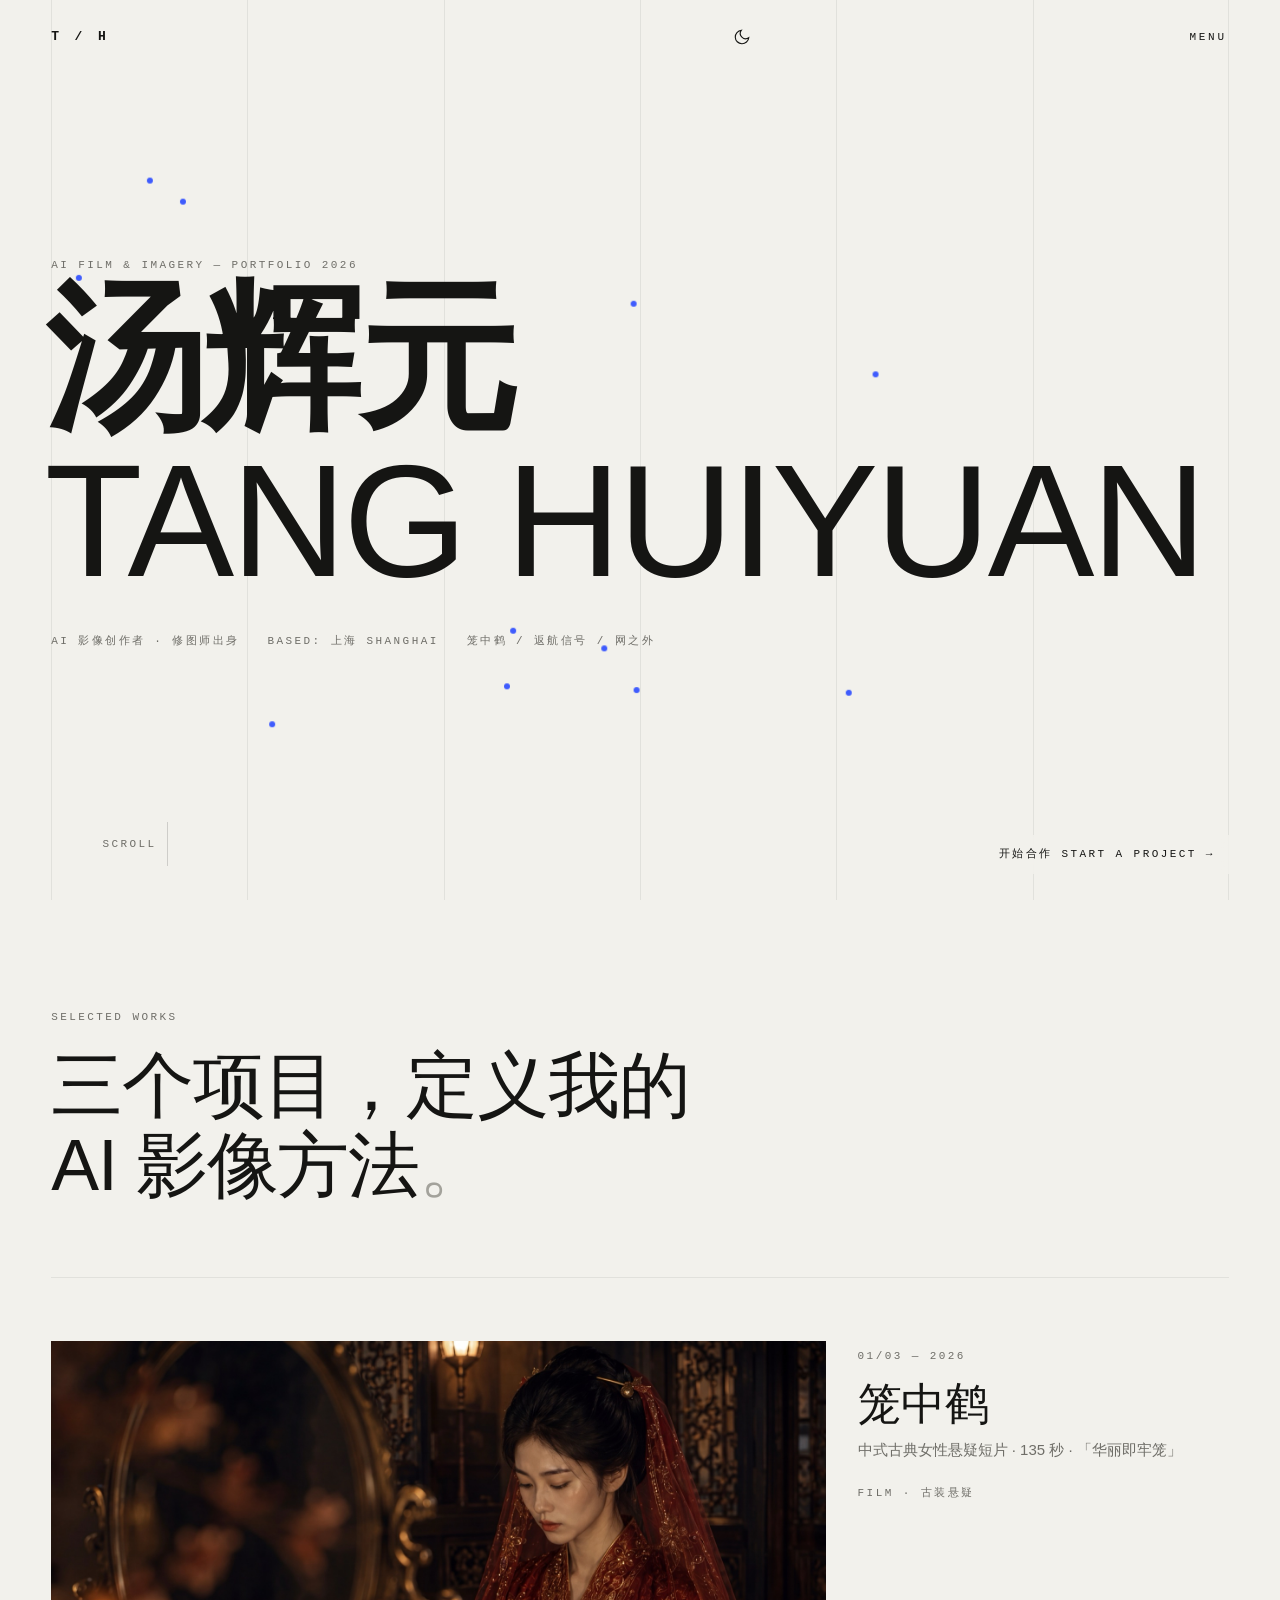
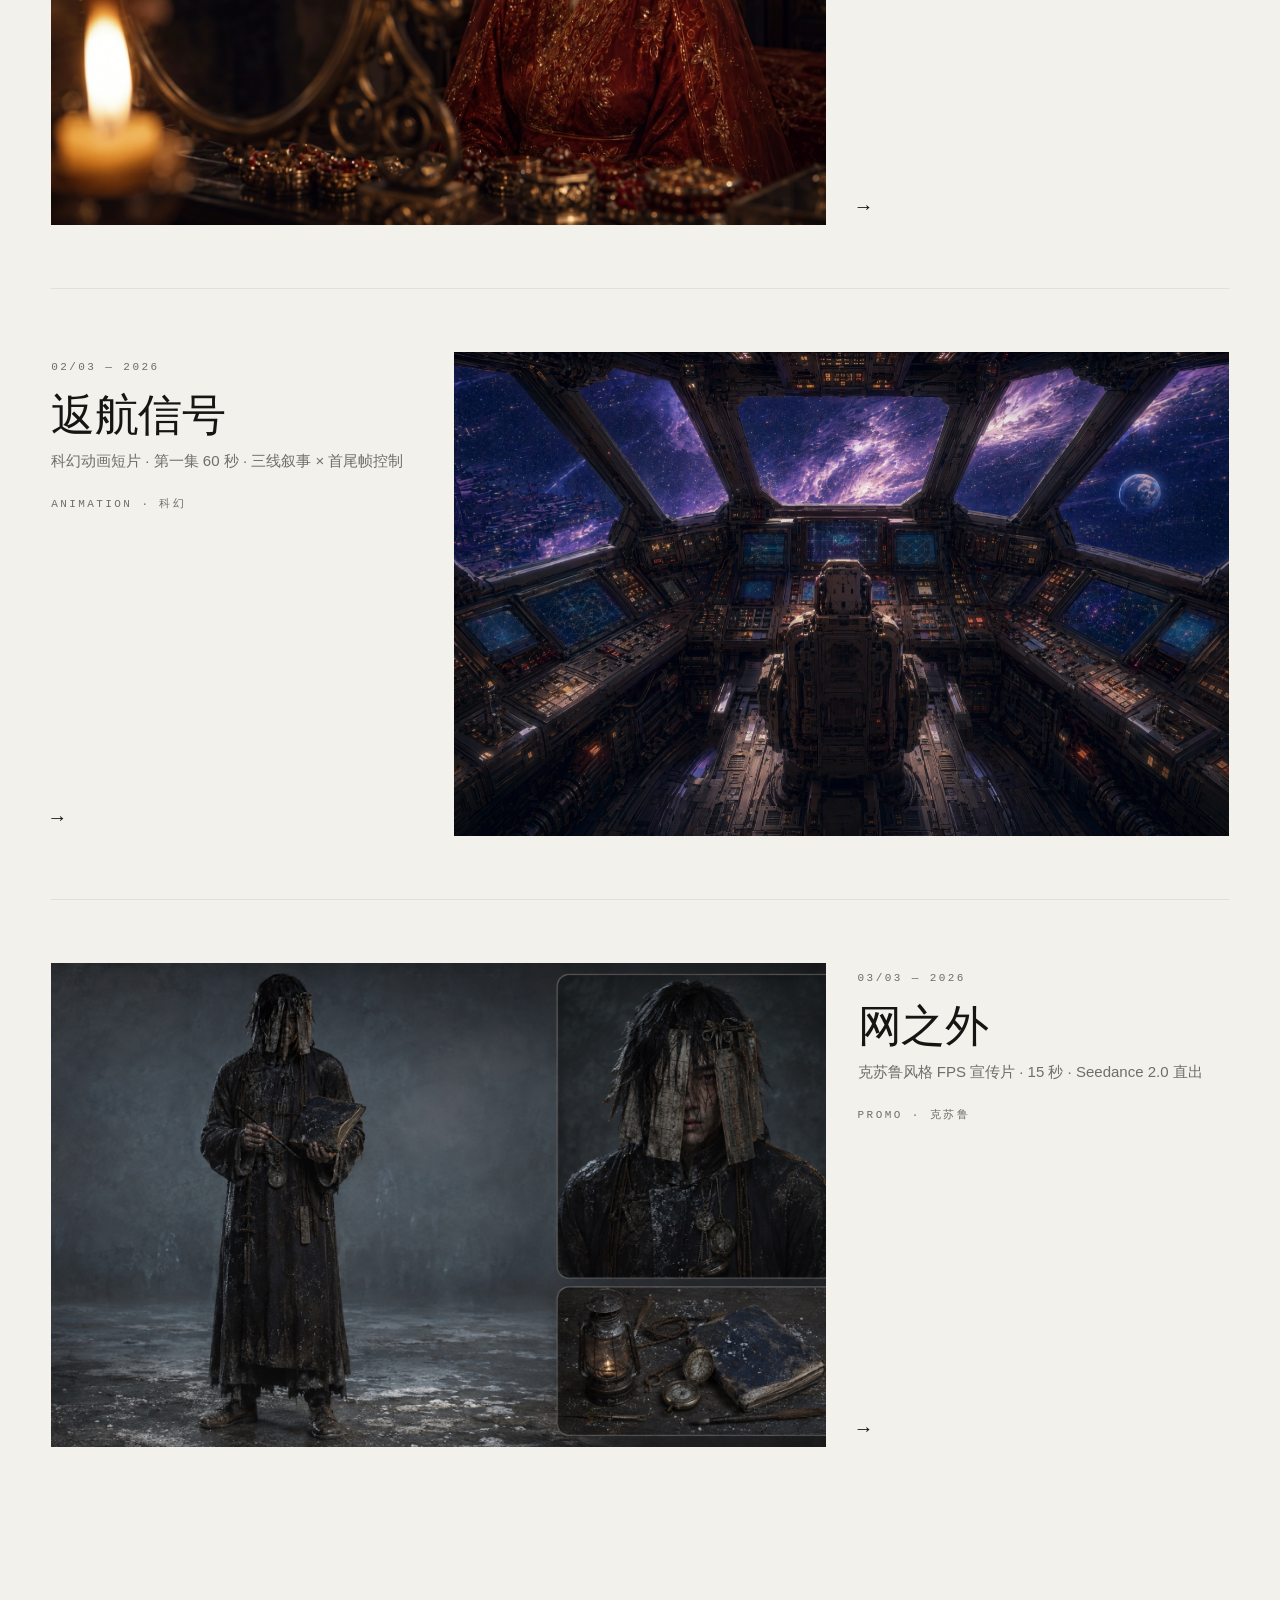
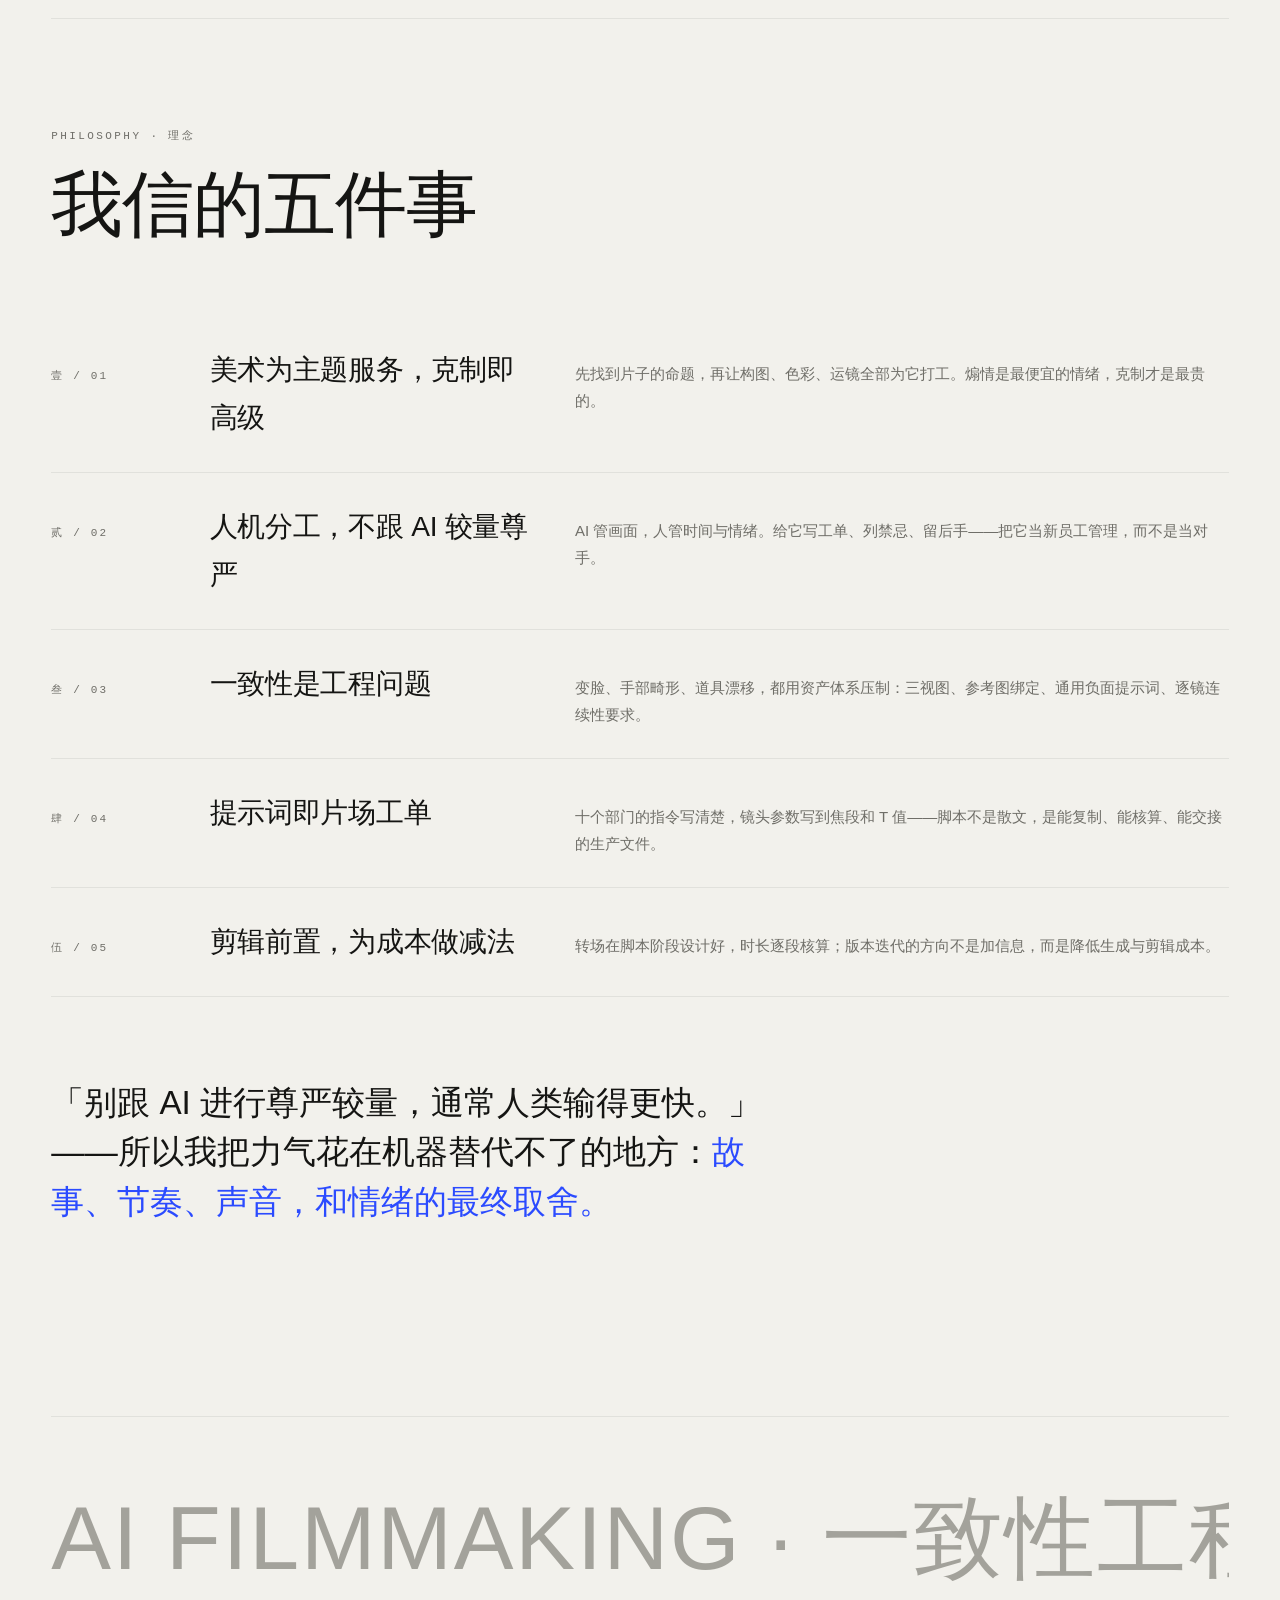
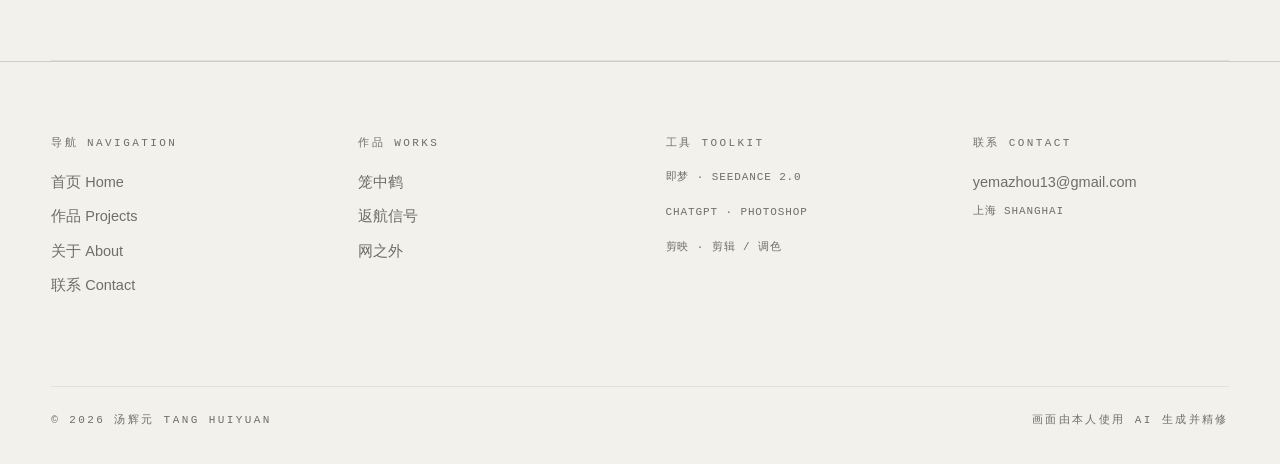
<file: index.html>
<!DOCTYPE html>
<html lang="zh-CN">
<head>
<meta charset="UTF-8">
<meta name="viewport" content="width=device-width, initial-scale=1.0">
<title>汤辉元 TANG HUIYUAN · AI 影像创作者</title>
<meta name="description" content="汤辉元——修图师出身的 AI 影像创作者。笼中鹤 / 返航信号 / 网之外，三个 AI 短片项目与一套创作方法论。">
<link rel="stylesheet" href="css/style.css">
</head>
<body>

<header class="site-header">
  <a class="logo" href="index.html">T / H</a>
  <div class="header-center">
    <button class="theme-toggle" aria-label="切换明暗模式">
      <svg class="icon-moon" viewBox="0 0 24 24"><path d="M21 12.8A9 9 0 1 1 11.2 3a7 7 0 0 0 9.8 9.8z"/></svg>
      <svg class="icon-sun" viewBox="0 0 24 24"><circle cx="12" cy="12" r="4.4"/><path d="M12 2v2.6M12 19.4V22M2 12h2.6M19.4 12H22M4.9 4.9l1.9 1.9M17.2 17.2l1.9 1.9M19.1 4.9l-1.9 1.9M6.8 17.2l-1.9 1.9"/></svg>
    </button>
  </div>
  <button class="menu-btn">MENU</button>
</header>

<!-- 全屏菜单 -->
<div class="menu-overlay">
<div class="menu-circle" aria-hidden="true"><img style="object-position:60% 32%;" src="assets/lhz-01-cover.jpg" alt=""></div>
  <svg class="menu-arc" viewBox="0 0 1440 900" preserveAspectRatio="none" aria-hidden="true">
    <path d="M 380 -60 Q 850 450 320 960" stroke="rgba(240,239,233,0.16)" fill="none" stroke-width="1"/>
    <circle cx="528" cy="144" r="4" fill="#4d6bff"/>
    <circle cx="596" cy="348" r="4" fill="#4d6bff"/>
    <circle cx="584" cy="552" r="4" fill="#4d6bff"/>
    <circle cx="492" cy="756" r="4" fill="#4d6bff"/>
  </svg>
  <button class="menu-close" aria-label="关闭菜单">
    <svg viewBox="0 0 24 24" fill="none"><path d="M5 5l14 14M19 5L5 19"/></svg>
  </button>
  <nav class="menu-items">
    <div class="menu-item"><span class="no">01</span><a href="index.html">Home<span class="chev-hide"></span></a></div>
    <div class="menu-item"><span class="no">02</span><a href="projects.html">Projects</a><button class="toggle-projects chev" aria-label="展开项目列表">▾</button>
      <ul class="menu-sub">
        <li><a href="project-lhz.html"><span class="n">01</span>笼中鹤</a></li>
        <li><a href="project-fhxh.html"><span class="n">02</span>返航信号</a></li>
        <li><a href="project-wzw.html"><span class="n">03</span>网之外</a></li>
      </ul>
    </div>
    <div class="menu-item"><span class="no">03</span><a href="about.html">About</a></div>
    <div class="menu-item"><span class="no">04</span><a href="contact.html">Contact</a></div>
  </nav>
  <div class="menu-meta mono">AI IMAGERY CREATOR · SHANGHAI · 2026</div>
</div>

<main class="wrap">

  <!-- Hero -->
  <section class="hero" data-cursor-preview data-trail='["assets/lhz-01-cover.jpg","assets/return-01-cockpit.jpg","assets/asset-06-veiled-cover.jpg","assets/lhz-03-threshold.jpg","assets/asset-05-boy-camera.jpg"]'>
    <div class="cursor-img" aria-hidden="true">
      <img src="assets/asset-06-veiled-cover.jpg" alt="">
      <img src="assets/return-01-cockpit.jpg" alt="">
      <img src="assets/lhz-01-cover.jpg" alt="">
    </div>
    <div class="reveal in">
      <span class="mono">AI FILM &amp; IMAGERY — PORTFOLIO 2026</span>
    </div>
    <h1 class="hero-name reveal in d1">汤辉元<br><span class="thin">TANG HUIYUAN</span></h1>
    <div class="hero-meta reveal in d2">
      <span class="mono">AI 影像创作者 · 修图师出身</span>
      <span class="mono">BASED: 上海 SHANGHAI</span>
      <span class="mono">笼中鹤 / 返航信号 / 网之外</span>
    </div>
    <div class="hero-scrollhint"><span class="mono">SCROLL</span><span class="bar"></span></div>
  </section>

  <!-- Selected Works -->
  <section class="section" id="works">
    <div class="sec-head reveal">
      <span class="mono">SELECTED WORKS</span>
      <h2 class="sec-title">三个项目，定义我的<br>AI 影像方法<span class="ghost">。</span></h2>
    </div>

    <a class="work-block reveal" href="project-lhz.html">
      <div class="work-media"><img src="assets/lhz-01-cover.jpg" alt="笼中鹤——封面剧照：红金婚服与铜镜"><span class="work-num">01</span></div>
      <div class="work-info">
        <div class="work-idx mono">01/03 — 2026</div>
        <h3 class="work-title">笼中鹤</h3>
        <p class="work-sub">中式古典女性悬疑短片 · 135 秒 · 「华丽即牢笼」</p>
        <span class="work-cat mono">FILM · 古装悬疑</span>
        <span class="work-arrow">→</span>
      </div>
    </a>

    <a class="work-block alt reveal" href="project-fhxh.html">
      <div class="work-media"><img src="assets/return-01-cockpit.jpg" alt="返航信号——驾驶舱主场景概念图"><span class="work-num">02</span></div>
      <div class="work-info">
        <div class="work-idx mono">02/03 — 2026</div>
        <h3 class="work-title">返航信号</h3>
        <p class="work-sub">科幻动画短片 · 第一集 60 秒 · 三线叙事 × 首尾帧控制</p>
        <span class="work-cat mono">ANIMATION · 科幻</span>
        <span class="work-arrow">→</span>
      </div>
    </a>

    <a class="work-block reveal" href="project-wzw.html">
      <div class="work-media"><img src="assets/asset-06-veiled-cover.jpg" alt="网之外——真人实拍风角色资产"><span class="work-num">03</span></div>
      <div class="work-info">
        <div class="work-idx mono">03/03 — 2026</div>
        <h3 class="work-title">网之外</h3>
        <p class="work-sub">克苏鲁风格 FPS 宣传片 · 15 秒 · Seedance 2.0 直出</p>
        <span class="work-cat mono">PROMO · 克苏鲁</span>
        <span class="work-arrow">→</span>
      </div>
    </a>
  </section>

  <!-- 理念 -->
  <section class="section beliefs" id="beliefs">
    <div class="sec-head reveal">
      <span class="mono">PHILOSOPHY · 理念</span>
      <h2 class="sec-title">我信的五件事</h2>
    </div>
    <div class="belief-row reveal">
      <span class="b-no">壹 / 01</span>
      <span class="b-t">美术为主题服务，克制即高级</span>
      <span class="b-d">先找到片子的命题，再让构图、色彩、运镜全部为它打工。煽情是最便宜的情绪，克制才是最贵的。</span>
    </div>
    <div class="belief-row reveal">
      <span class="b-no">贰 / 02</span>
      <span class="b-t">人机分工，不跟 AI 较量尊严</span>
      <span class="b-d">AI 管画面，人管时间与情绪。给它写工单、列禁忌、留后手——把它当新员工管理，而不是当对手。</span>
    </div>
    <div class="belief-row reveal">
      <span class="b-no">叁 / 03</span>
      <span class="b-t">一致性是工程问题</span>
      <span class="b-d">变脸、手部畸形、道具漂移，都用资产体系压制：三视图、参考图绑定、通用负面提示词、逐镜连续性要求。</span>
    </div>
    <div class="belief-row reveal">
      <span class="b-no">肆 / 04</span>
      <span class="b-t">提示词即片场工单</span>
      <span class="b-d">十个部门的指令写清楚，镜头参数写到焦段和 T 值——脚本不是散文，是能复制、能核算、能交接的生产文件。</span>
    </div>
    <div class="belief-row reveal">
      <span class="b-no">伍 / 05</span>
      <span class="b-t">剪辑前置，为成本做减法</span>
      <span class="b-d">转场在脚本阶段设计好，时长逐段核算；版本迭代的方向不是加信息，而是降低生成与剪辑成本。</span>
    </div>
    <p class="belief-quote reveal">「别跟 AI 进行尊严较量，通常人类输得更快。」——所以我把力气花在机器替代不了的地方：<em>故事、节奏、声音，和情绪的最终取舍。</em></p>
  </section>

  <!-- 跑马灯 -->
  <div class="marquee" aria-hidden="true">
    <div class="track">
      <span>AI FILMMAKING · 一致性工程 · 片场工单 · 剪辑前置 ·&nbsp;</span>
      <span>AI FILMMAKING · 一致性工程 · 片场工单 · 剪辑前置 ·&nbsp;</span>
    </div>
  </div>

</main>

<footer class="site-footer">
  <div class="foot-grid">
    <div>
      <span class="mono">导航 Navigation</span>
      <ul>
        <li><a href="index.html">首页 Home</a></li>
        <li><a href="projects.html">作品 Projects</a></li>
        <li><a href="about.html">关于 About</a></li>
        <li><a href="contact.html">联系 Contact</a></li>
      </ul>
    </div>
    <div>
      <span class="mono">作品 Works</span>
      <ul>
        <li><a href="project-lhz.html">笼中鹤</a></li>
        <li><a href="project-fhxh.html">返航信号</a></li>
        <li><a href="project-wzw.html">网之外</a></li>
      </ul>
    </div>
    <div>
      <span class="mono">工具 Toolkit</span>
      <ul>
        <li><span class="mono" style="letter-spacing:0.08em;">即梦 · Seedance 2.0</span></li>
        <li><span class="mono" style="letter-spacing:0.08em;">ChatGPT · Photoshop</span></li>
        <li><span class="mono" style="letter-spacing:0.08em;">剪映 · 剪辑 / 调色</span></li>
      </ul>
    </div>
    <div>
      <span class="mono">联系 Contact</span>
      <ul>
        <li><a href="contact.html">yemazhou13@gmail.com</a></li>
        <li><span class="mono" style="letter-spacing:0.08em;">上海 SHANGHAI</span></li>
      </ul>
    </div>
  </div>
  <div class="foot-bottom">
    <span class="mono">© 2026 汤辉元 TANG HUIYUAN</span>
    <span class="mono">画面由本人使用 AI 生成并精修</span>
  </div>
</footer>

<a class="start-project" href="contact.html">开始合作 START A PROJECT →</a>

<script src="js/main.js"></script>
</body>
</html>
</file>
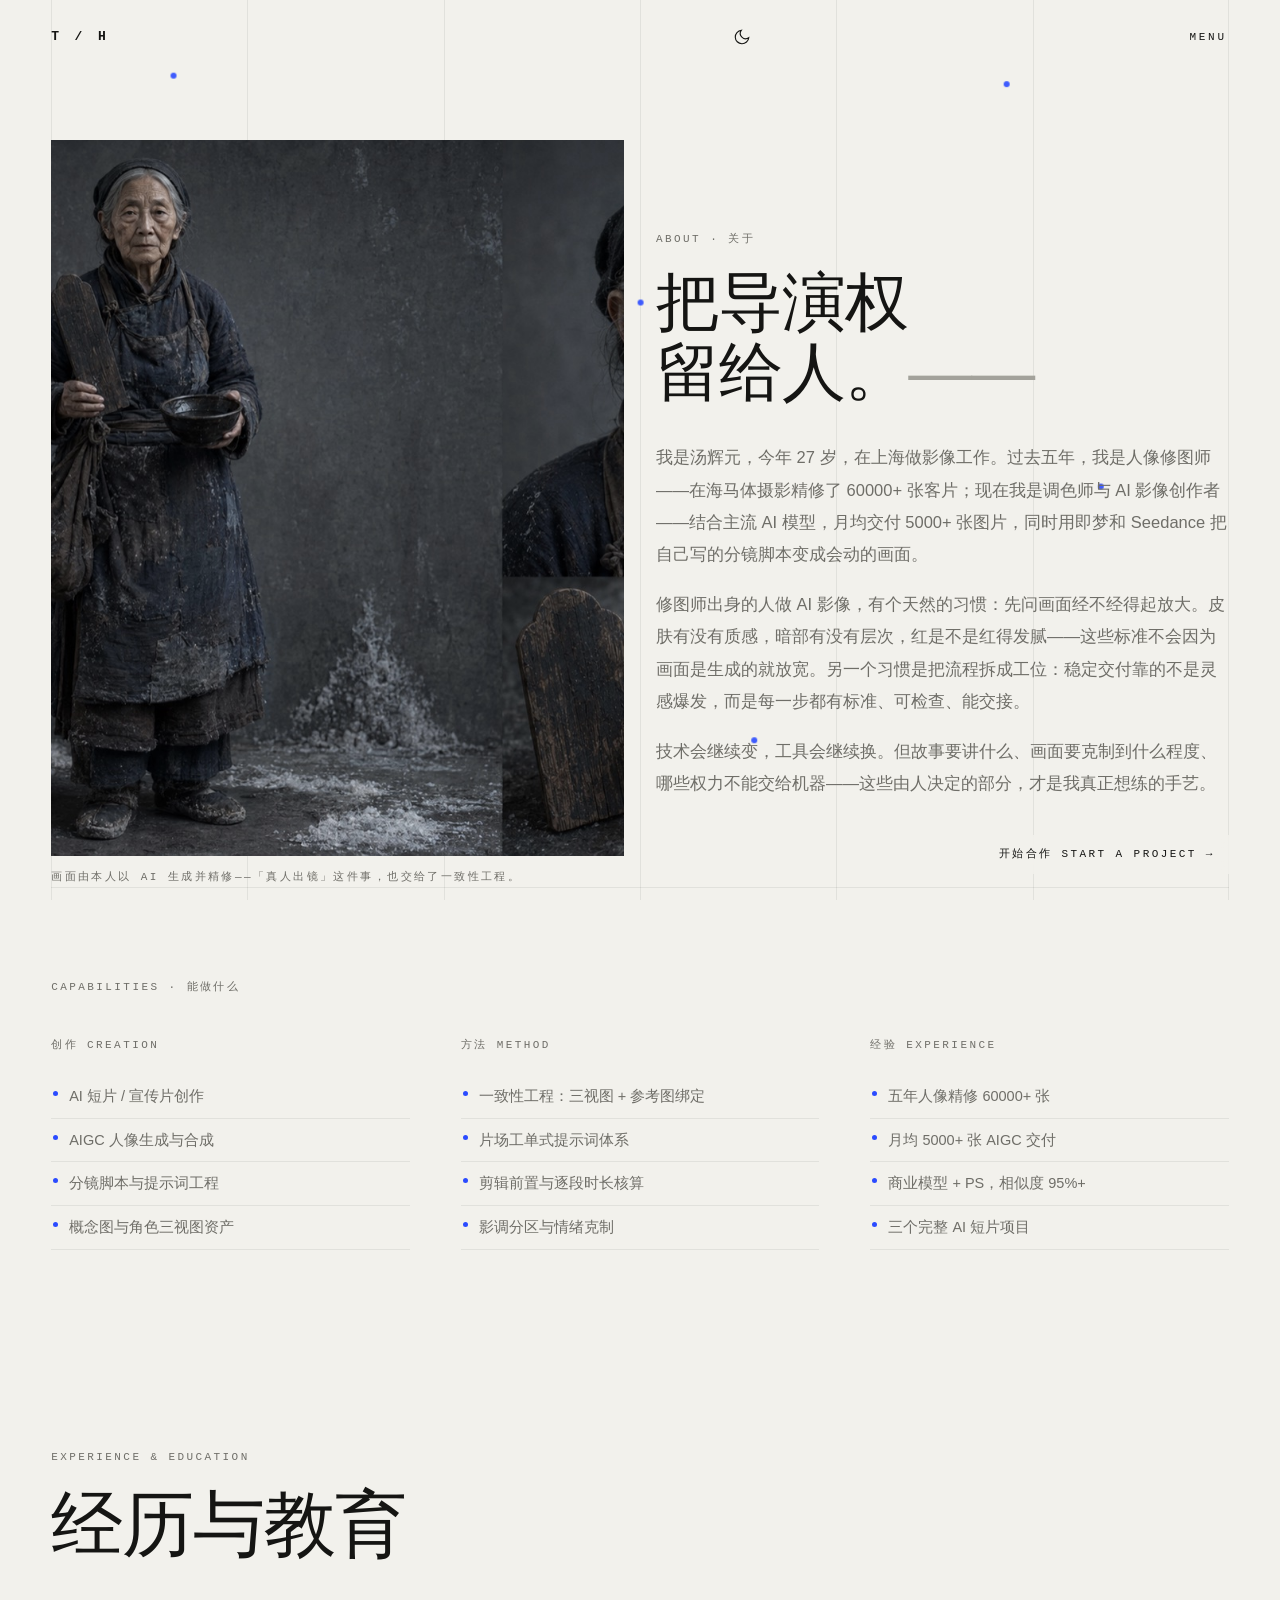
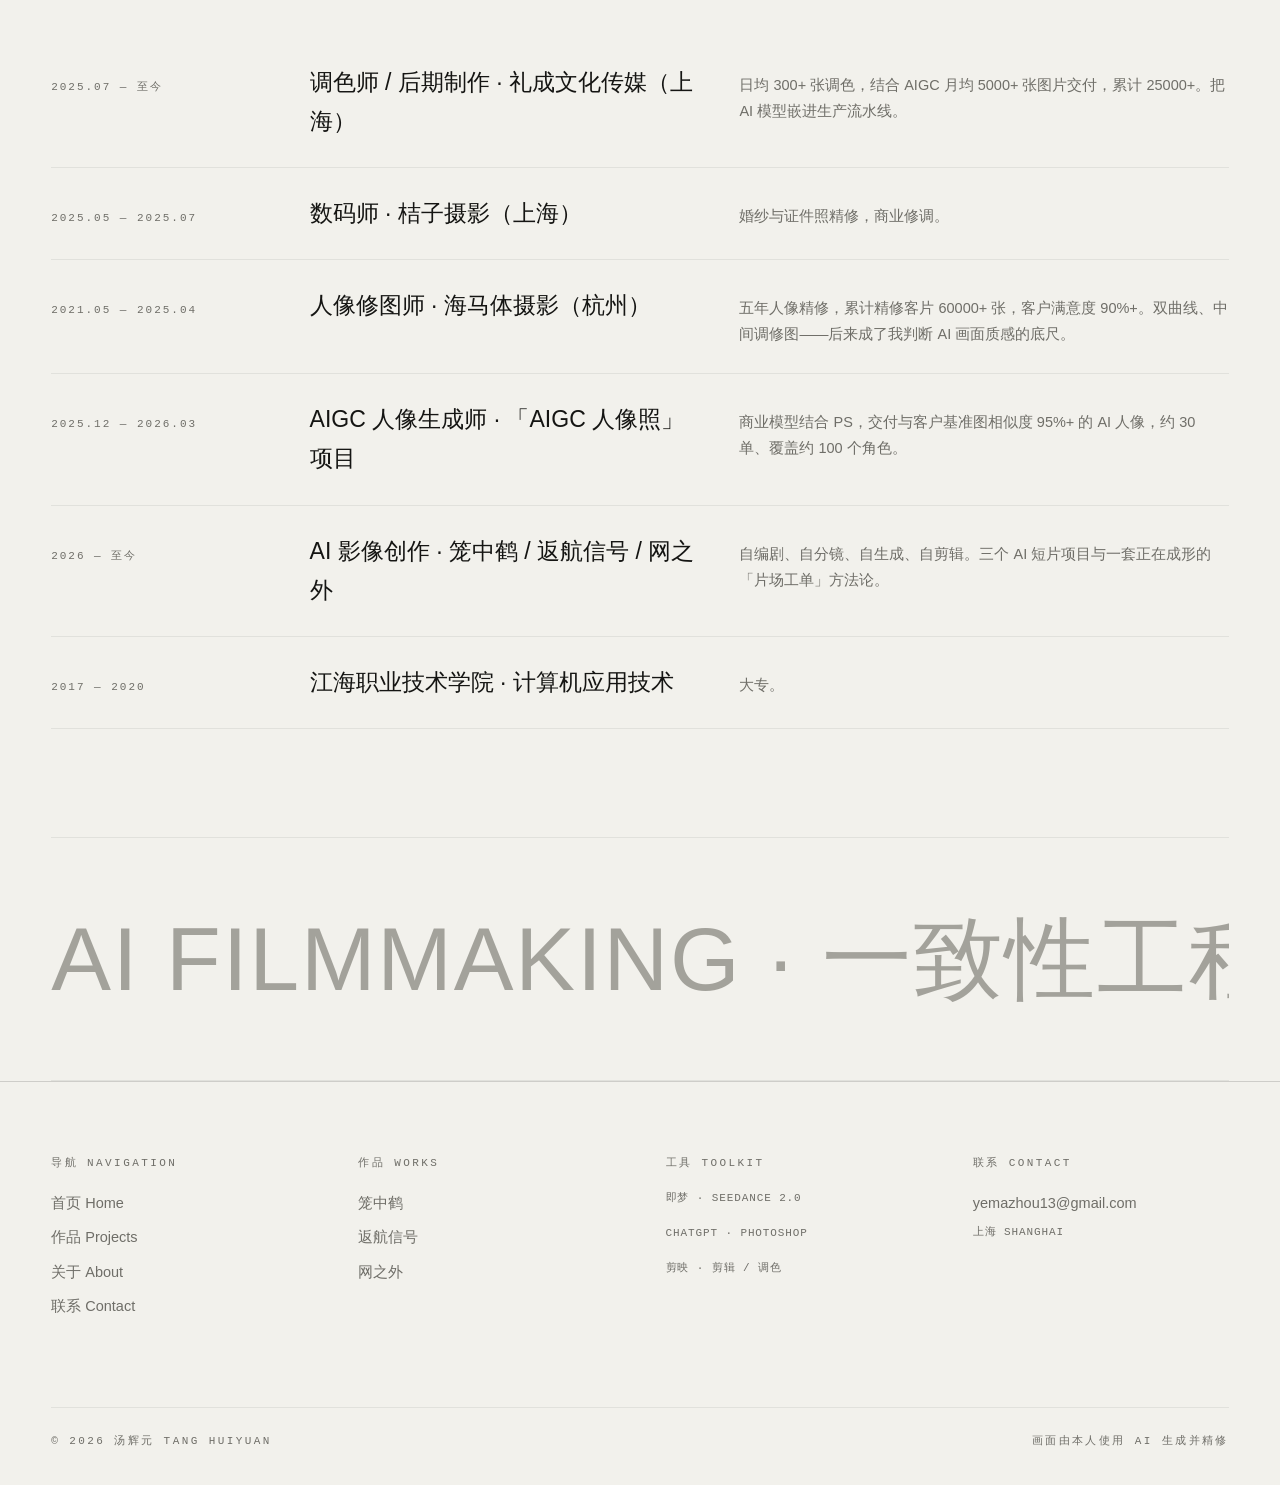
<file: about.html>
<!DOCTYPE html>
<html lang="zh-CN">
<head>
<meta charset="UTF-8">
<meta name="viewport" content="width=device-width, initial-scale=1.0">
<title>关于 About · 汤辉元</title>
<meta name="description" content="汤辉元：修图师出身的 AI 影像创作者。五年人像精修 60000+ 张，如今用即梦与 Seedance 拍 AI 短片。">
<link rel="stylesheet" href="css/style.css">
</head>
<body>

<header class="site-header">
  <a class="logo" href="index.html">T / H</a>
  <div class="header-center">
    <button class="theme-toggle" aria-label="切换明暗模式">
      <svg class="icon-moon" viewBox="0 0 24 24"><path d="M21 12.8A9 9 0 1 1 11.2 3a7 7 0 0 0 9.8 9.8z"/></svg>
      <svg class="icon-sun" viewBox="0 0 24 24"><circle cx="12" cy="12" r="4.4"/><path d="M12 2v2.6M12 19.4V22M2 12h2.6M19.4 12H22M4.9 4.9l1.9 1.9M17.2 17.2l1.9 1.9M19.1 4.9l-1.9 1.9M6.8 17.2l-1.9 1.9"/></svg>
    </button>
  </div>
  <button class="menu-btn">MENU</button>
</header>

<div class="menu-overlay">
<div class="menu-circle" aria-hidden="true"><img style="object-position:50% 36%;" src="assets/asset-04-elder-salt.jpg" alt=""></div>
  <svg class="menu-arc" viewBox="0 0 1440 900" preserveAspectRatio="none" aria-hidden="true">
    <path d="M 380 -60 Q 850 450 320 960" stroke="rgba(240,239,233,0.16)" fill="none" stroke-width="1"/>
    <circle cx="528" cy="144" r="4" fill="#4d6bff"/>
    <circle cx="596" cy="348" r="4" fill="#4d6bff"/>
    <circle cx="584" cy="552" r="4" fill="#4d6bff"/>
    <circle cx="492" cy="756" r="4" fill="#4d6bff"/>
  </svg>
  <button class="menu-close" aria-label="关闭菜单">
    <svg viewBox="0 0 24 24" fill="none"><path d="M5 5l14 14M19 5L5 19"/></svg>
  </button>
  <nav class="menu-items">
    <div class="menu-item"><span class="no">01</span><a href="index.html">Home</a></div>
    <div class="menu-item"><span class="no">02</span><a href="projects.html">Projects</a><button class="toggle-projects chev" aria-label="展开项目列表">▾</button>
      <ul class="menu-sub">
        <li><a href="project-lhz.html"><span class="n">01</span>笼中鹤</a></li>
        <li><a href="project-fhxh.html"><span class="n">02</span>返航信号</a></li>
        <li><a href="project-wzw.html"><span class="n">03</span>网之外</a></li>
      </ul>
    </div>
    <div class="menu-item"><span class="no">03</span><a href="about.html">About</a></div>
    <div class="menu-item"><span class="no">04</span><a href="contact.html">Contact</a></div>
  </nav>
  <div class="menu-meta mono">AI IMAGERY CREATOR · SHANGHAI · 2026</div>
</div>

<main class="wrap">
  <div class="about-grid">
    <div class="about-photo reveal">
      <img src="assets/asset-04-elder-salt.jpg" alt="AI 生成角色影像">
      <p class="mono" style="margin-top:12px;">画面由本人以 AI 生成并精修——「真人出镜」这件事，也交给了一致性工程。</p>
    </div>
    <div class="about-copy">
      <span class="mono reveal">ABOUT · 关于</span>
      <h1 class="reveal d1">把导演权<br>留给人。<span class="ghost">——</span></h1>
      <p class="reveal d2">我是汤辉元，今年 27 岁，在上海做影像工作。过去五年，我是人像修图师——在海马体摄影精修了 60000+ 张客片；现在我是调色师与 AI 影像创作者——结合主流 AI 模型，月均交付 5000+ 张图片，同时用即梦和 Seedance 把自己写的分镜脚本变成会动的画面。</p>
      <p class="reveal d3">修图师出身的人做 AI 影像，有个天然的习惯：先问画面经不经得起放大。皮肤有没有质感，暗部有没有层次，红是不是红得发腻——这些标准不会因为画面是生成的就放宽。另一个习惯是把流程拆成工位：稳定交付靠的不是灵感爆发，而是每一步都有标准、可检查、能交接。</p>
      <p class="reveal d3">技术会继续变，工具会继续换。但故事要讲什么、画面要克制到什么程度、哪些权力不能交给机器——这些由人决定的部分，才是我真正想练的手艺。</p>
    </div>
  </div>

  <div class="caps" id="capabilities">
    <span class="mono reveal" style="display:block; margin-bottom:40px;">CAPABILITIES · 能做什么</span>
    <div class="caps-grid">
      <div class="reveal">
        <span class="mono">创作 CREATION</span>
        <ul>
          <li>AI 短片 / 宣传片创作</li>
          <li>AIGC 人像生成与合成</li>
          <li>分镜脚本与提示词工程</li>
          <li>概念图与角色三视图资产</li>
        </ul>
      </div>
      <div class="reveal d1">
        <span class="mono">方法 METHOD</span>
        <ul>
          <li>一致性工程：三视图 + 参考图绑定</li>
          <li>片场工单式提示词体系</li>
          <li>剪辑前置与逐段时长核算</li>
          <li>影调分区与情绪克制</li>
        </ul>
      </div>
      <div class="reveal d2">
        <span class="mono">经验 EXPERIENCE</span>
        <ul>
          <li>五年人像精修 60000+ 张</li>
          <li>月均 5000+ 张 AIGC 交付</li>
          <li>商业模型 + PS，相似度 95%+</li>
          <li>三个完整 AI 短片项目</li>
        </ul>
      </div>
    </div>
  </div>

  <div class="exp-sec" id="experience">
    <div class="sec-head reveal">
      <span class="mono">EXPERIENCE &amp; EDUCATION</span>
      <h2 class="sec-title">经历与教育</h2>
    </div>
    <div class="exp-row reveal">
      <span class="e-era">2025.07 — 至今</span>
      <span class="e-t">调色师 / 后期制作 · 礼成文化传媒（上海）</span>
      <span class="e-d">日均 300+ 张调色，结合 AIGC 月均 5000+ 张图片交付，累计 25000+。把 AI 模型嵌进生产流水线。</span>
    </div>
    <div class="exp-row reveal">
      <span class="e-era">2025.05 — 2025.07</span>
      <span class="e-t">数码师 · 桔子摄影（上海）</span>
      <span class="e-d">婚纱与证件照精修，商业修调。</span>
    </div>
    <div class="exp-row reveal">
      <span class="e-era">2021.05 — 2025.04</span>
      <span class="e-t">人像修图师 · 海马体摄影（杭州）</span>
      <span class="e-d">五年人像精修，累计精修客片 60000+ 张，客户满意度 90%+。双曲线、中间调修图——后来成了我判断 AI 画面质感的底尺。</span>
    </div>
    <div class="exp-row reveal">
      <span class="e-era">2025.12 — 2026.03</span>
      <span class="e-t">AIGC 人像生成师 · 「AIGC 人像照」项目</span>
      <span class="e-d">商业模型结合 PS，交付与客户基准图相似度 95%+ 的 AI 人像，约 30 单、覆盖约 100 个角色。</span>
    </div>
    <div class="exp-row reveal">
      <span class="e-era">2026 — 至今</span>
      <span class="e-t">AI 影像创作 · 笼中鹤 / 返航信号 / 网之外</span>
      <span class="e-d">自编剧、自分镜、自生成、自剪辑。三个 AI 短片项目与一套正在成形的「片场工单」方法论。</span>
    </div>
    <div class="exp-row reveal">
      <span class="e-era">2017 — 2020</span>
      <span class="e-t">江海职业技术学院 · 计算机应用技术</span>
      <span class="e-d">大专。</span>
    </div>
  </div>
  <div class="marquee" aria-hidden="true">
    <div class="track">
      <span>AI FILMMAKING · 一致性工程 · 片场工单 · 克制即高级 ·&nbsp;</span>
      <span>AI FILMMAKING · 一致性工程 · 片场工单 · 克制即高级 ·&nbsp;</span>
    </div>
  </div>

</main>

<footer class="site-footer">
  <div class="foot-grid">
    <div>
      <span class="mono">导航 Navigation</span>
      <ul>
        <li><a href="index.html">首页 Home</a></li>
        <li><a href="projects.html">作品 Projects</a></li>
        <li><a href="about.html">关于 About</a></li>
        <li><a href="contact.html">联系 Contact</a></li>
      </ul>
    </div>
    <div>
      <span class="mono">作品 Works</span>
      <ul>
        <li><a href="project-lhz.html">笼中鹤</a></li>
        <li><a href="project-fhxh.html">返航信号</a></li>
        <li><a href="project-wzw.html">网之外</a></li>
      </ul>
    </div>
    <div>
      <span class="mono">工具 Toolkit</span>
      <ul>
        <li><span class="mono" style="letter-spacing:0.08em;">即梦 · Seedance 2.0</span></li>
        <li><span class="mono" style="letter-spacing:0.08em;">ChatGPT · Photoshop</span></li>
        <li><span class="mono" style="letter-spacing:0.08em;">剪映 · 剪辑 / 调色</span></li>
      </ul>
    </div>
    <div>
      <span class="mono">联系 Contact</span>
      <ul>
        <li><a href="contact.html">yemazhou13@gmail.com</a></li>
        <li><span class="mono" style="letter-spacing:0.08em;">上海 SHANGHAI</span></li>
      </ul>
    </div>
  </div>
  <div class="foot-bottom">
    <span class="mono">© 2026 汤辉元 TANG HUIYUAN</span>
    <span class="mono">画面由本人使用 AI 生成并精修</span>
  </div>
</footer>

<a class="start-project" href="contact.html">开始合作 START A PROJECT →</a>

<script src="js/main.js"></script>
</body>
</html>
</file>
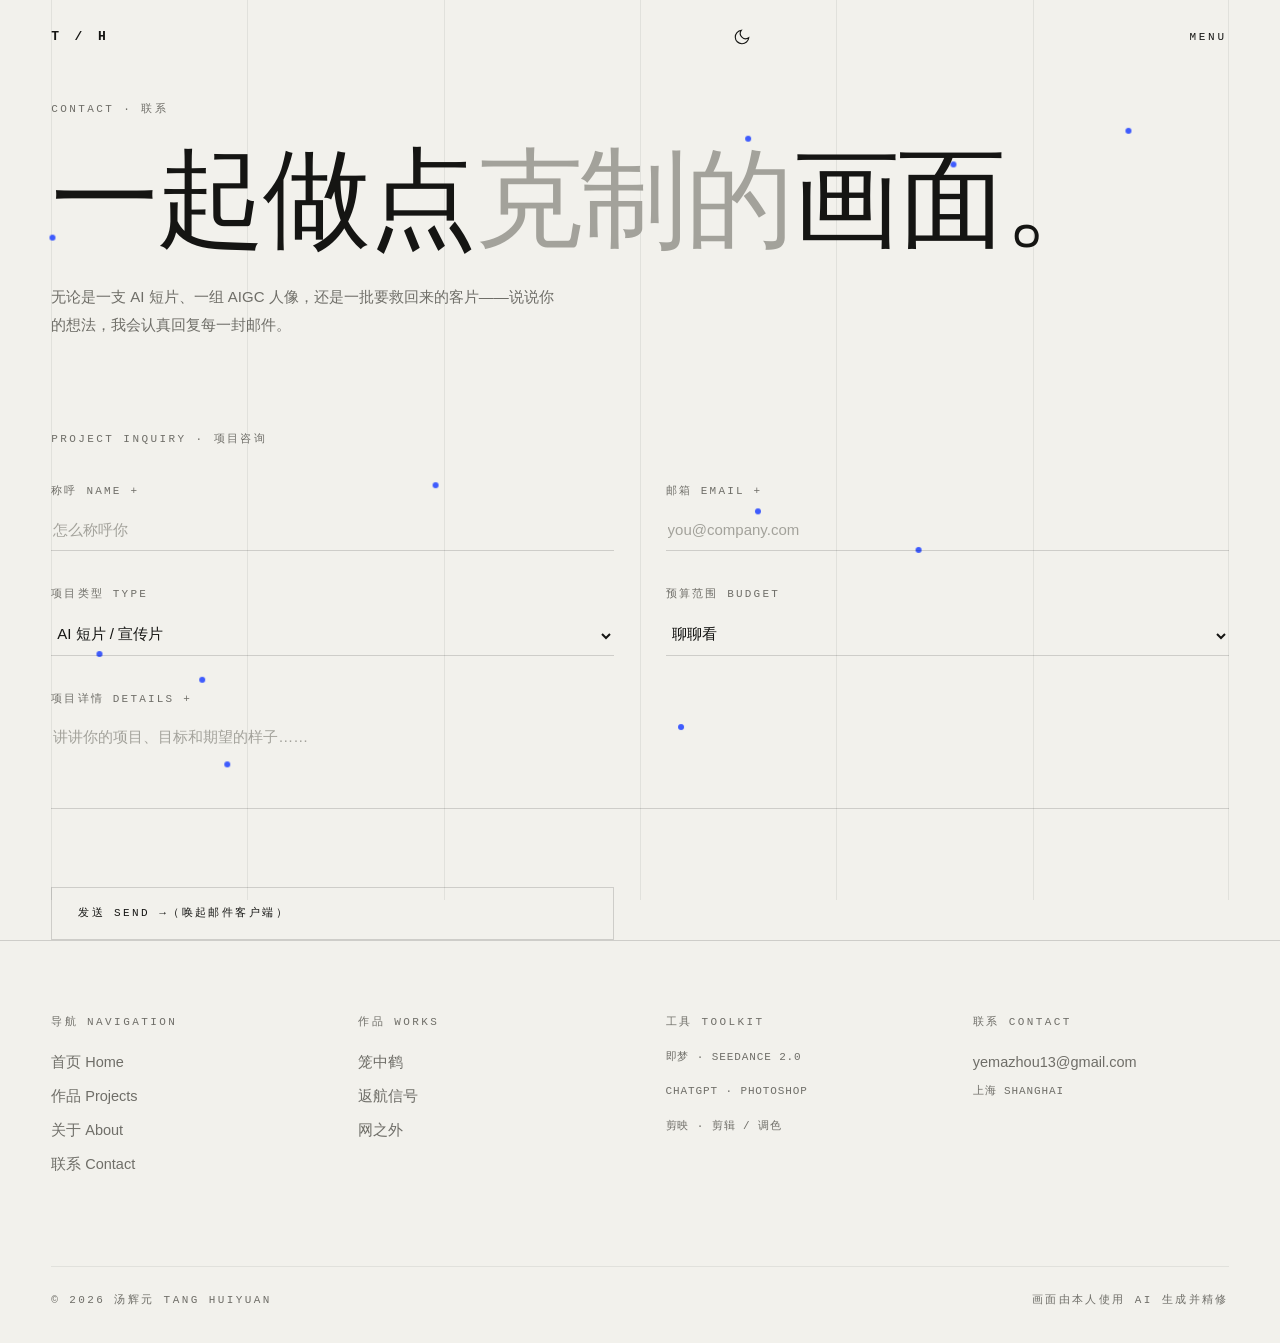
<file: contact.html>
<!DOCTYPE html>
<html lang="zh-CN">
<head>
<meta charset="UTF-8">
<meta name="viewport" content="width=device-width, initial-scale=1.0">
<title>联系 Contact · 汤辉元</title>
<meta name="description" content="联系汤辉元：AI 短片创作、商业图像、AIGC 人像合作。">
<link rel="stylesheet" href="css/style.css">
</head>
<body>

<header class="site-header">
  <a class="logo" href="index.html">T / H</a>
  <div class="header-center">
    <button class="theme-toggle" aria-label="切换明暗模式">
      <svg class="icon-moon" viewBox="0 0 24 24"><path d="M21 12.8A9 9 0 1 1 11.2 3a7 7 0 0 0 9.8 9.8z"/></svg>
      <svg class="icon-sun" viewBox="0 0 24 24"><circle cx="12" cy="12" r="4.4"/><path d="M12 2v2.6M12 19.4V22M2 12h2.6M19.4 12H22M4.9 4.9l1.9 1.9M17.2 17.2l1.9 1.9M19.1 4.9l-1.9 1.9M6.8 17.2l-1.9 1.9"/></svg>
    </button>
  </div>
  <button class="menu-btn">MENU</button>
</header>

<div class="menu-overlay">
<div class="menu-circle" aria-hidden="true"><img style="object-position:34% 40%;" src="assets/asset-02-woman-book.jpg" alt=""></div>
  <svg class="menu-arc" viewBox="0 0 1440 900" preserveAspectRatio="none" aria-hidden="true">
    <path d="M 380 -60 Q 850 450 320 960" stroke="rgba(240,239,233,0.16)" fill="none" stroke-width="1"/>
    <circle cx="528" cy="144" r="4" fill="#4d6bff"/>
    <circle cx="596" cy="348" r="4" fill="#4d6bff"/>
    <circle cx="584" cy="552" r="4" fill="#4d6bff"/>
    <circle cx="492" cy="756" r="4" fill="#4d6bff"/>
  </svg>
  <button class="menu-close" aria-label="关闭菜单">
    <svg viewBox="0 0 24 24" fill="none"><path d="M5 5l14 14M19 5L5 19"/></svg>
  </button>
  <nav class="menu-items">
    <div class="menu-item"><span class="no">01</span><a href="index.html">Home</a></div>
    <div class="menu-item"><span class="no">02</span><a href="projects.html">Projects</a><button class="toggle-projects chev" aria-label="展开项目列表">▾</button>
      <ul class="menu-sub">
        <li><a href="project-lhz.html"><span class="n">01</span>笼中鹤</a></li>
        <li><a href="project-fhxh.html"><span class="n">02</span>返航信号</a></li>
        <li><a href="project-wzw.html"><span class="n">03</span>网之外</a></li>
      </ul>
    </div>
    <div class="menu-item"><span class="no">03</span><a href="about.html">About</a></div>
    <div class="menu-item"><span class="no">04</span><a href="contact.html">Contact</a></div>
  </nav>
  <div class="menu-meta mono">AI IMAGERY CREATOR · SHANGHAI · 2026</div>
</div>

<main class="wrap">
  <section class="contact-hero">
    <span class="mono reveal in">CONTACT · 联系</span>
    <h1 class="reveal in d1" style="margin-top:24px;">一起做点<span class="ghost">克制的</span>画面。</h1>
    <p class="reveal in d2" style="margin-top:26px; font-size:15px; color:var(--muted); max-width:34em; line-height:1.9;">无论是一支 AI 短片、一组 AIGC 人像，还是一批要救回来的客片——说说你的想法，我会认真回复每一封邮件。</p>
    <div class="inquiry reveal in d3">
      <span class="mono">PROJECT INQUIRY · 项目咨询</span>
      <form class="form-grid" id="inquiry-form">
        <div class="form-field">
          <label for="f-name">称呼 NAME +</label>
          <input id="f-name" type="text" placeholder="怎么称呼你" required>
        </div>
        <div class="form-field">
          <label for="f-mail">邮箱 EMAIL +</label>
          <input id="f-mail" type="email" placeholder="you@company.com" required>
        </div>
        <div class="form-field">
          <label for="f-type">项目类型 TYPE</label>
          <select id="f-type">
            <option>AI 短片 / 宣传片</option>
            <option>AIGC 人像</option>
            <option>修图 / 调色 / 后期</option>
            <option>其他合作</option>
          </select>
        </div>
        <div class="form-field">
          <label for="f-budget">预算范围 BUDGET</label>
          <select id="f-budget">
            <option>聊聊看</option>
            <option>5k 以内</option>
            <option>5k — 20k</option>
            <option>20k 以上</option>
          </select>
        </div>
        <div class="form-field full">
          <label for="f-detail">项目详情 DETAILS +</label>
          <textarea id="f-detail" rows="4" placeholder="讲讲你的项目、目标和期望的样子……"></textarea>
        </div>
        <button class="form-submit" type="submit">发送 SEND →（唤起邮件客户端）</button>
      </form>
    </div>
  </section>
</main>

<footer class="site-footer">
  <div class="foot-grid">
    <div>
      <span class="mono">导航 Navigation</span>
      <ul>
        <li><a href="index.html">首页 Home</a></li>
        <li><a href="projects.html">作品 Projects</a></li>
        <li><a href="about.html">关于 About</a></li>
        <li><a href="contact.html">联系 Contact</a></li>
      </ul>
    </div>
    <div>
      <span class="mono">作品 Works</span>
      <ul>
        <li><a href="project-lhz.html">笼中鹤</a></li>
        <li><a href="project-fhxh.html">返航信号</a></li>
        <li><a href="project-wzw.html">网之外</a></li>
      </ul>
    </div>
    <div>
      <span class="mono">工具 Toolkit</span>
      <ul>
        <li><span class="mono" style="letter-spacing:0.08em;">即梦 · Seedance 2.0</span></li>
        <li><span class="mono" style="letter-spacing:0.08em;">ChatGPT · Photoshop</span></li>
        <li><span class="mono" style="letter-spacing:0.08em;">剪映 · 剪辑 / 调色</span></li>
      </ul>
    </div>
    <div>
      <span class="mono">联系 Contact</span>
      <ul>
        <li><a href="contact.html">yemazhou13@gmail.com</a></li>
        <li><span class="mono" style="letter-spacing:0.08em;">上海 SHANGHAI</span></li>
      </ul>
    </div>
  </div>
  <div class="foot-bottom">
    <span class="mono">© 2026 汤辉元 TANG HUIYUAN</span>
    <span class="mono">画面由本人使用 AI 生成并精修</span>
  </div>
</footer>

<script src="js/main.js"></script>
<script>
document.getElementById('inquiry-form').addEventListener('submit', function (e) {
  e.preventDefault();
  var g = function (id) { return (document.getElementById(id).value || '').trim(); };
  var body = '称呼：' + g('f-name') + '\n邮箱：' + g('f-mail') + '\n项目类型：' + g('f-type') + '\n预算范围：' + g('f-budget') + '\n\n项目详情：\n' + g('f-detail');
  location.href = 'mailto:yemazhou13@gmail.com?subject=' + encodeURIComponent('项目咨询 — ' + g('f-name')) + '&body=' + encodeURIComponent(body);
});
</script>
</body>
</html>
</file>
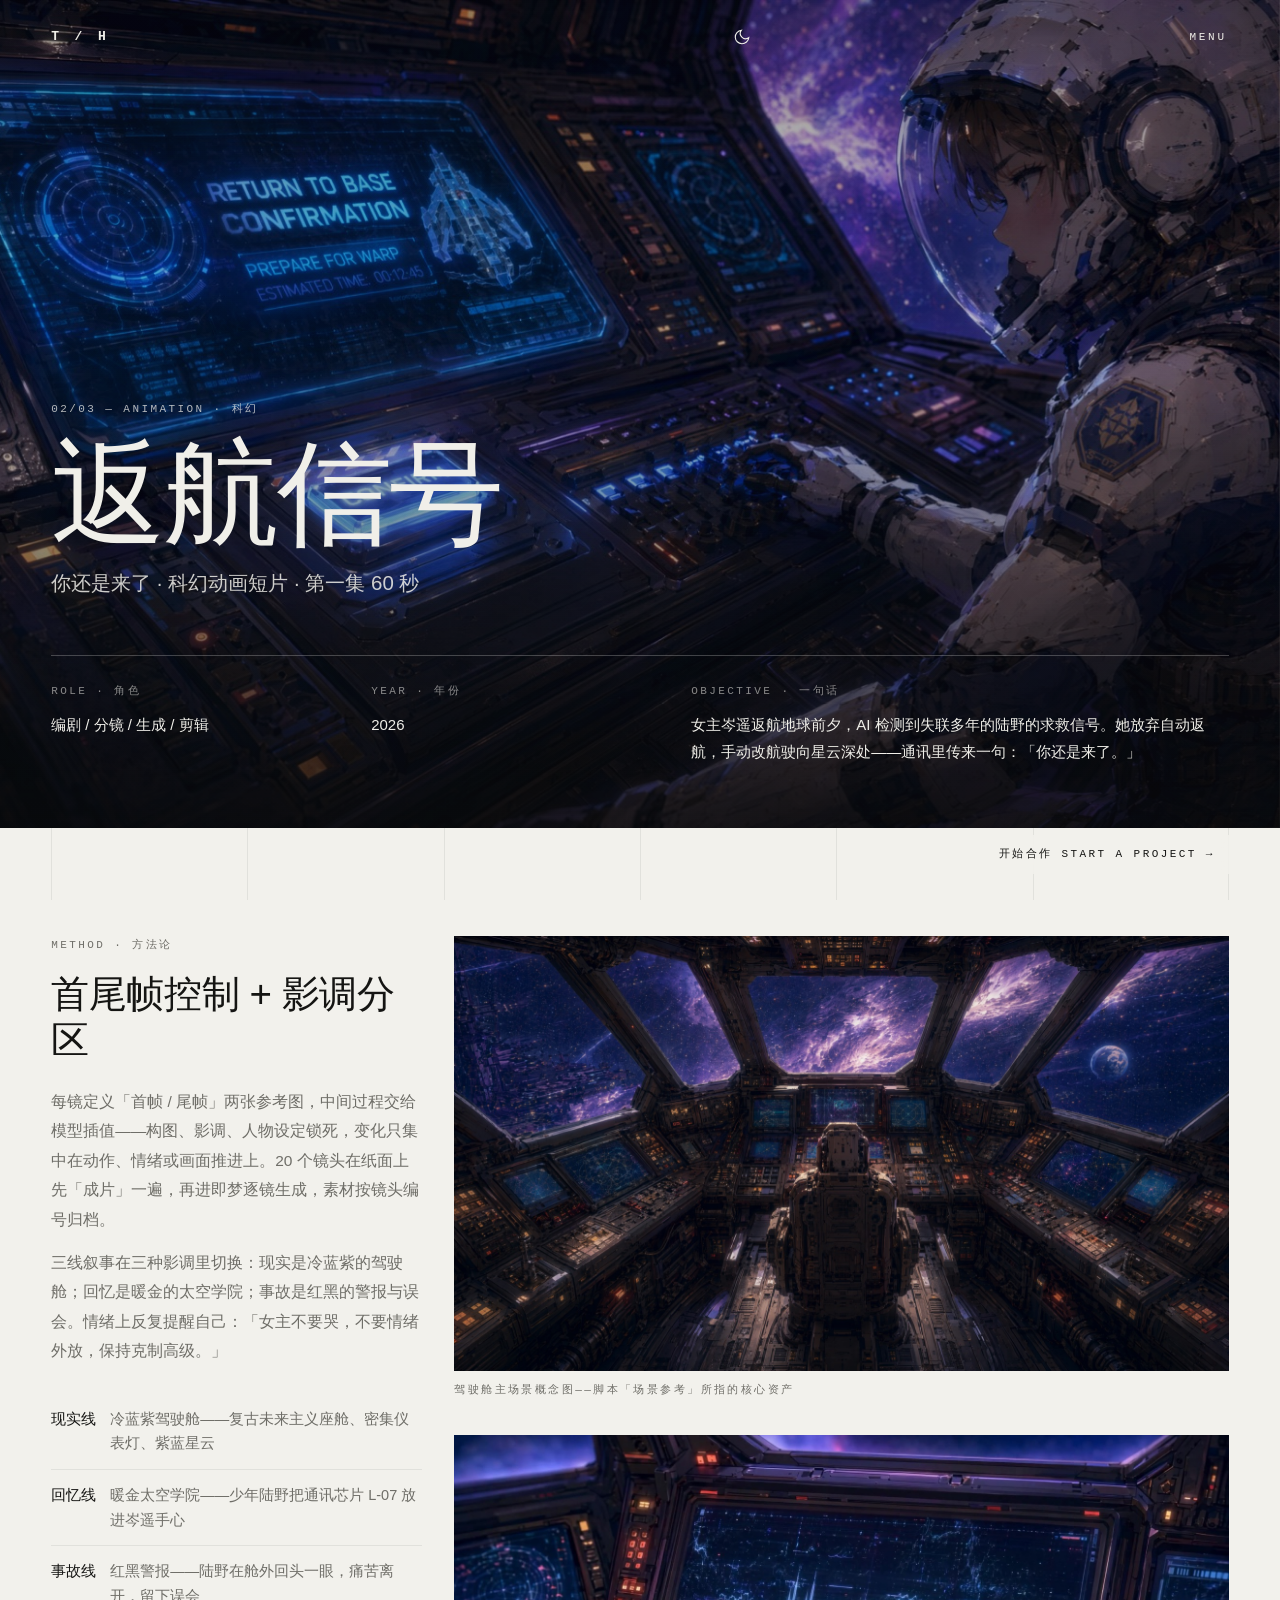
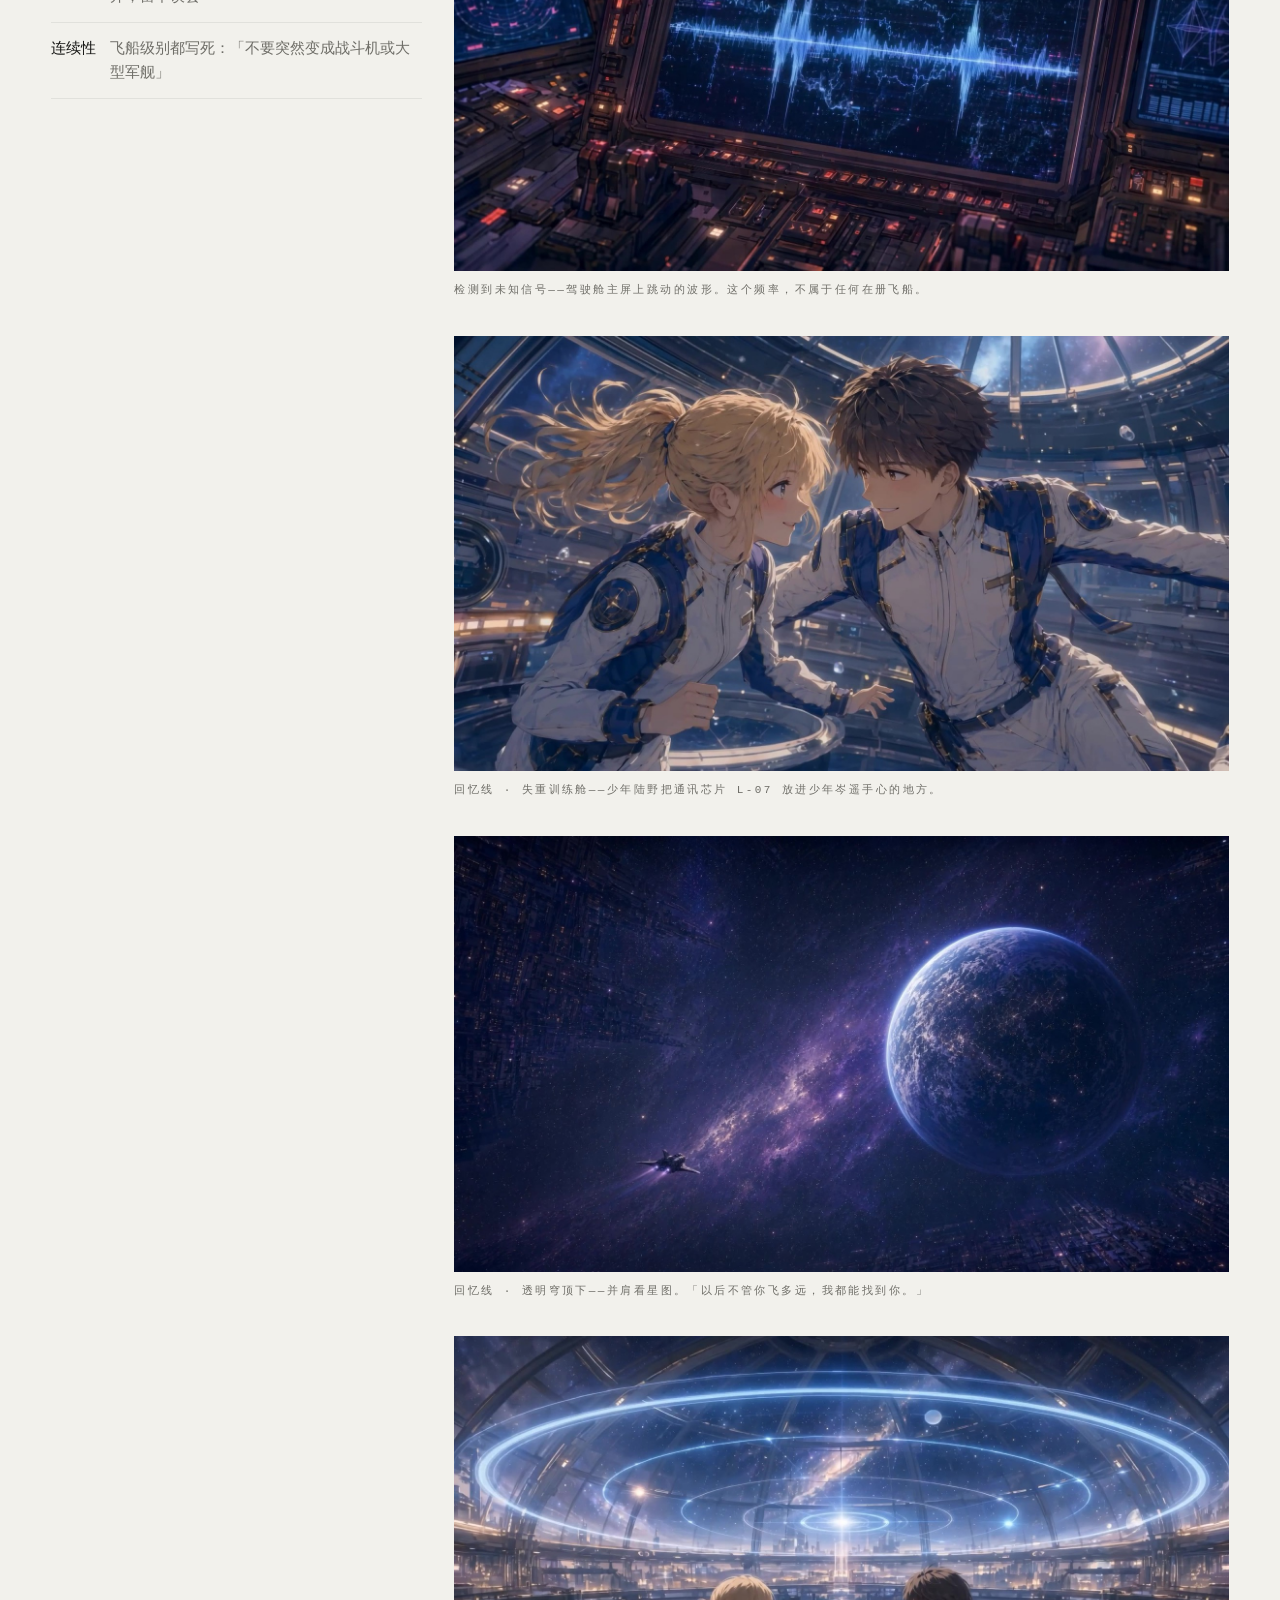
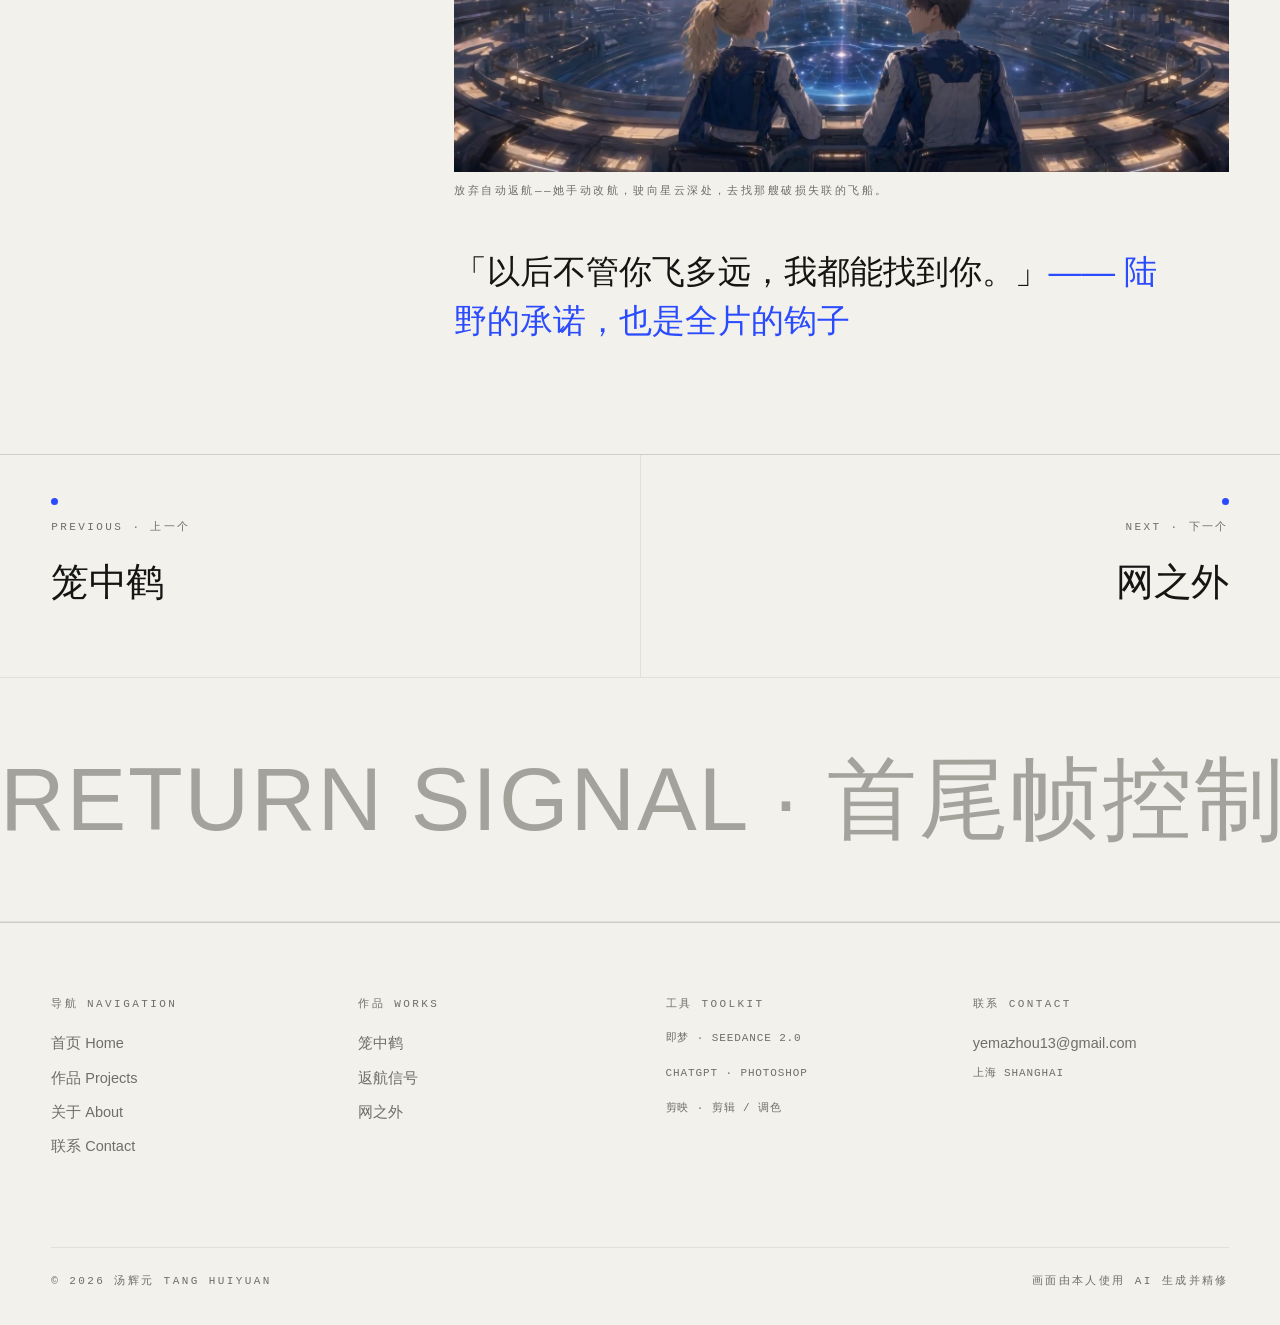
<file: project-fhxh.html>
<!DOCTYPE html>
<html lang="zh-CN">
<head>
<meta charset="UTF-8">
<meta name="viewport" content="width=device-width, initial-scale=1.0">
<title>返航信号 · 你还是来了 — 汤辉元</title>
<meta name="description" content="《返航信号》第一集：60 秒科幻动画短片。三线叙事 × 首尾帧控制法，影调分区（现实冷蓝紫 / 回忆暖金 / 事故红黑）。">
<link rel="stylesheet" href="css/style.css">
</head>
<body>

<header class="site-header">
  <a class="logo" href="index.html">T / H</a>
  <div class="header-center">
    <button class="theme-toggle" aria-label="切换明暗模式">
      <svg class="icon-moon" viewBox="0 0 24 24"><path d="M21 12.8A9 9 0 1 1 11.2 3a7 7 0 0 0 9.8 9.8z"/></svg>
      <svg class="icon-sun" viewBox="0 0 24 24"><circle cx="12" cy="12" r="4.4"/><path d="M12 2v2.6M12 19.4V22M2 12h2.6M19.4 12H22M4.9 4.9l1.9 1.9M17.2 17.2l1.9 1.9M19.1 4.9l-1.9 1.9M6.8 17.2l-1.9 1.9"/></svg>
    </button>
  </div>
  <button class="menu-btn">MENU</button>
</header>

<div class="menu-overlay">
<div class="menu-circle" aria-hidden="true"><img style="object-position:40% 45%;" src="assets/return-02-astronaut.jpg" alt=""></div>
  <svg class="menu-arc" viewBox="0 0 1440 900" preserveAspectRatio="none" aria-hidden="true">
    <path d="M 380 -60 Q 850 450 320 960" stroke="rgba(240,239,233,0.16)" fill="none" stroke-width="1"/>
    <circle cx="528" cy="144" r="4" fill="#4d6bff"/>
    <circle cx="596" cy="348" r="4" fill="#4d6bff"/>
    <circle cx="584" cy="552" r="4" fill="#4d6bff"/>
    <circle cx="492" cy="756" r="4" fill="#4d6bff"/>
  </svg>
  <button class="menu-close" aria-label="关闭菜单">
    <svg viewBox="0 0 24 24" fill="none"><path d="M5 5l14 14M19 5L5 19"/></svg>
  </button>
  <nav class="menu-items">
    <div class="menu-item"><span class="no">01</span><a href="index.html">Home</a></div>
    <div class="menu-item"><span class="no">02</span><a href="projects.html">Projects</a><button class="toggle-projects chev" aria-label="展开项目列表">▾</button>
      <ul class="menu-sub">
        <li><a href="project-lhz.html"><span class="n">01</span>笼中鹤</a></li>
        <li><a href="project-fhxh.html"><span class="n">02</span>返航信号</a></li>
        <li><a href="project-wzw.html"><span class="n">03</span>网之外</a></li>
      </ul>
    </div>
    <div class="menu-item"><span class="no">03</span><a href="about.html">About</a></div>
    <div class="menu-item"><span class="no">04</span><a href="contact.html">Contact</a></div>
  </nav>
  <div class="menu-meta mono">AI IMAGERY CREATOR · SHANGHAI · 2026</div>
</div>

<main>
  <section class="case-hero">
    <div class="bgimg"><img src="assets/return-02-astronaut.jpg" alt="返航信号——驾驶舱与宇航员"></div>
    <div class="shade"></div>
    <div class="inner">
      <span class="mono">02/03 — ANIMATION · 科幻</span>
      <h1>返航信号</h1>
      <p class="case-sub">你还是来了 · 科幻动画短片 · 第一集 60 秒</p>
      <div class="case-meta">
        <div><span class="mono">ROLE · 角色</span><span class="v">编剧 / 分镜 / 生成 / 剪辑</span></div>
        <div><span class="mono">YEAR · 年份</span><span class="v">2026</span></div>
        <div><span class="mono">OBJECTIVE · 一句话</span><span class="v big">女主岑遥返航地球前夕，AI 检测到失联多年的陆野的求救信号。她放弃自动返航，手动改航驶向星云深处——通讯里传来一句：「你还是来了。」</span></div>
      </div>
    </div>
  </section>

  <section class="case-body wrap">
    <div class="case-text">
      <div class="sticky">
        <span class="mono">METHOD · 方法论</span>
        <h2>首尾帧控制 + 影调分区</h2>
        <p>每镜定义「首帧 / 尾帧」两张参考图，中间过程交给模型插值——构图、影调、人物设定锁死，变化只集中在动作、情绪或画面推进上。20 个镜头在纸面上先「成片」一遍，再进即梦逐镜生成，素材按镜头编号归档。</p>
        <p>三线叙事在三种影调里切换：现实是冷蓝紫的驾驶舱；回忆是暖金的太空学院；事故是红黑的警报与误会。情绪上反复提醒自己：「女主不要哭，不要情绪外放，保持克制高级。」</p>
        <ul class="case-list">
          <li><b>现实线</b><span>冷蓝紫驾驶舱——复古未来主义座舱、密集仪表灯、紫蓝星云</span></li>
          <li><b>回忆线</b><span>暖金太空学院——少年陆野把通讯芯片 L-07 放进岑遥手心</span></li>
          <li><b>事故线</b><span>红黑警报——陆野在舱外回头一眼，痛苦离开，留下误会</span></li>
          <li><b>连续性</b><span>飞船级别都写死：「不要突然变成战斗机或大型军舰」</span></li>
        </ul>
      </div>
    </div>
    <div class="case-gallery">
      <figure class="reveal">
        <img src="assets/return-01-cockpit.jpg" alt="驾驶舱主场景概念图">
        <figcaption class="mono">驾驶舱主场景概念图——脚本「场景参考」所指的核心资产</figcaption>
      </figure>
      <figure class="reveal">
        <img src="assets/ret-signal.jpg" alt="驾驶舱屏幕上的未知信号波形">
        <figcaption class="mono">检测到未知信号——驾驶舱主屏上跳动的波形。这个频率，不属于任何在册飞船。</figcaption>
      </figure>
      <figure class="reveal">
        <img src="assets/ret-train.jpg" alt="失重训练舱里相视的少年">
        <figcaption class="mono">回忆线 · 失重训练舱——少年陆野把通讯芯片 L-07 放进少年岑遥手心的地方。</figcaption>
      </figure>
      <figure class="reveal">
        <img src="assets/ret-dome.jpg" alt="透明穹顶下并肩看星图">
        <figcaption class="mono">回忆线 · 透明穹顶下——并肩看星图。「以后不管你飞多远，我都能找到你。」</figcaption>
      </figure>
      <figure class="reveal">
        <img src="assets/ret-voyage.jpg" alt="飞船驶向星云深处">
        <figcaption class="mono">放弃自动返航——她手动改航，驶向星云深处，去找那艘破损失联的飞船。</figcaption>
      </figure>
      <p class="belief-quote reveal" style="padding:10px 0 0;">「以后不管你飞多远，我都能找到你。」<em>—— 陆野的承诺，也是全片的钩子</em></p>
    </div>
  </section>

  <nav class="case-nav">
    <a href="project-lhz.html"><span class="mono">PREVIOUS · 上一个</span><span class="t">笼中鹤</span></a>
    <a class="next" href="project-wzw.html"><span class="mono">NEXT · 下一个</span><span class="t">网之外</span></a>
  </nav>
  <div class="marquee" aria-hidden="true">
    <div class="track">
      <span>RETURN SIGNAL · 首尾帧控制 · 影调分区 · 克制高级 ·&nbsp;</span>
      <span>RETURN SIGNAL · 首尾帧控制 · 影调分区 · 克制高级 ·&nbsp;</span>
    </div>
  </div>

</main>

<footer class="site-footer">
  <div class="foot-grid">
    <div>
      <span class="mono">导航 Navigation</span>
      <ul>
        <li><a href="index.html">首页 Home</a></li>
        <li><a href="projects.html">作品 Projects</a></li>
        <li><a href="about.html">关于 About</a></li>
        <li><a href="contact.html">联系 Contact</a></li>
      </ul>
    </div>
    <div>
      <span class="mono">作品 Works</span>
      <ul>
        <li><a href="project-lhz.html">笼中鹤</a></li>
        <li><a href="project-fhxh.html">返航信号</a></li>
        <li><a href="project-wzw.html">网之外</a></li>
      </ul>
    </div>
    <div>
      <span class="mono">工具 Toolkit</span>
      <ul>
        <li><span class="mono" style="letter-spacing:0.08em;">即梦 · Seedance 2.0</span></li>
        <li><span class="mono" style="letter-spacing:0.08em;">ChatGPT · Photoshop</span></li>
        <li><span class="mono" style="letter-spacing:0.08em;">剪映 · 剪辑 / 调色</span></li>
      </ul>
    </div>
    <div>
      <span class="mono">联系 Contact</span>
      <ul>
        <li><a href="contact.html">yemazhou13@gmail.com</a></li>
        <li><span class="mono" style="letter-spacing:0.08em;">上海 SHANGHAI</span></li>
      </ul>
    </div>
  </div>
  <div class="foot-bottom">
    <span class="mono">© 2026 汤辉元 TANG HUIYUAN</span>
    <span class="mono">画面由本人使用 AI 生成并精修</span>
  </div>
</footer>

<a class="start-project" href="contact.html">开始合作 START A PROJECT →</a>

<script src="js/main.js"></script>
</body>
</html>
</file>
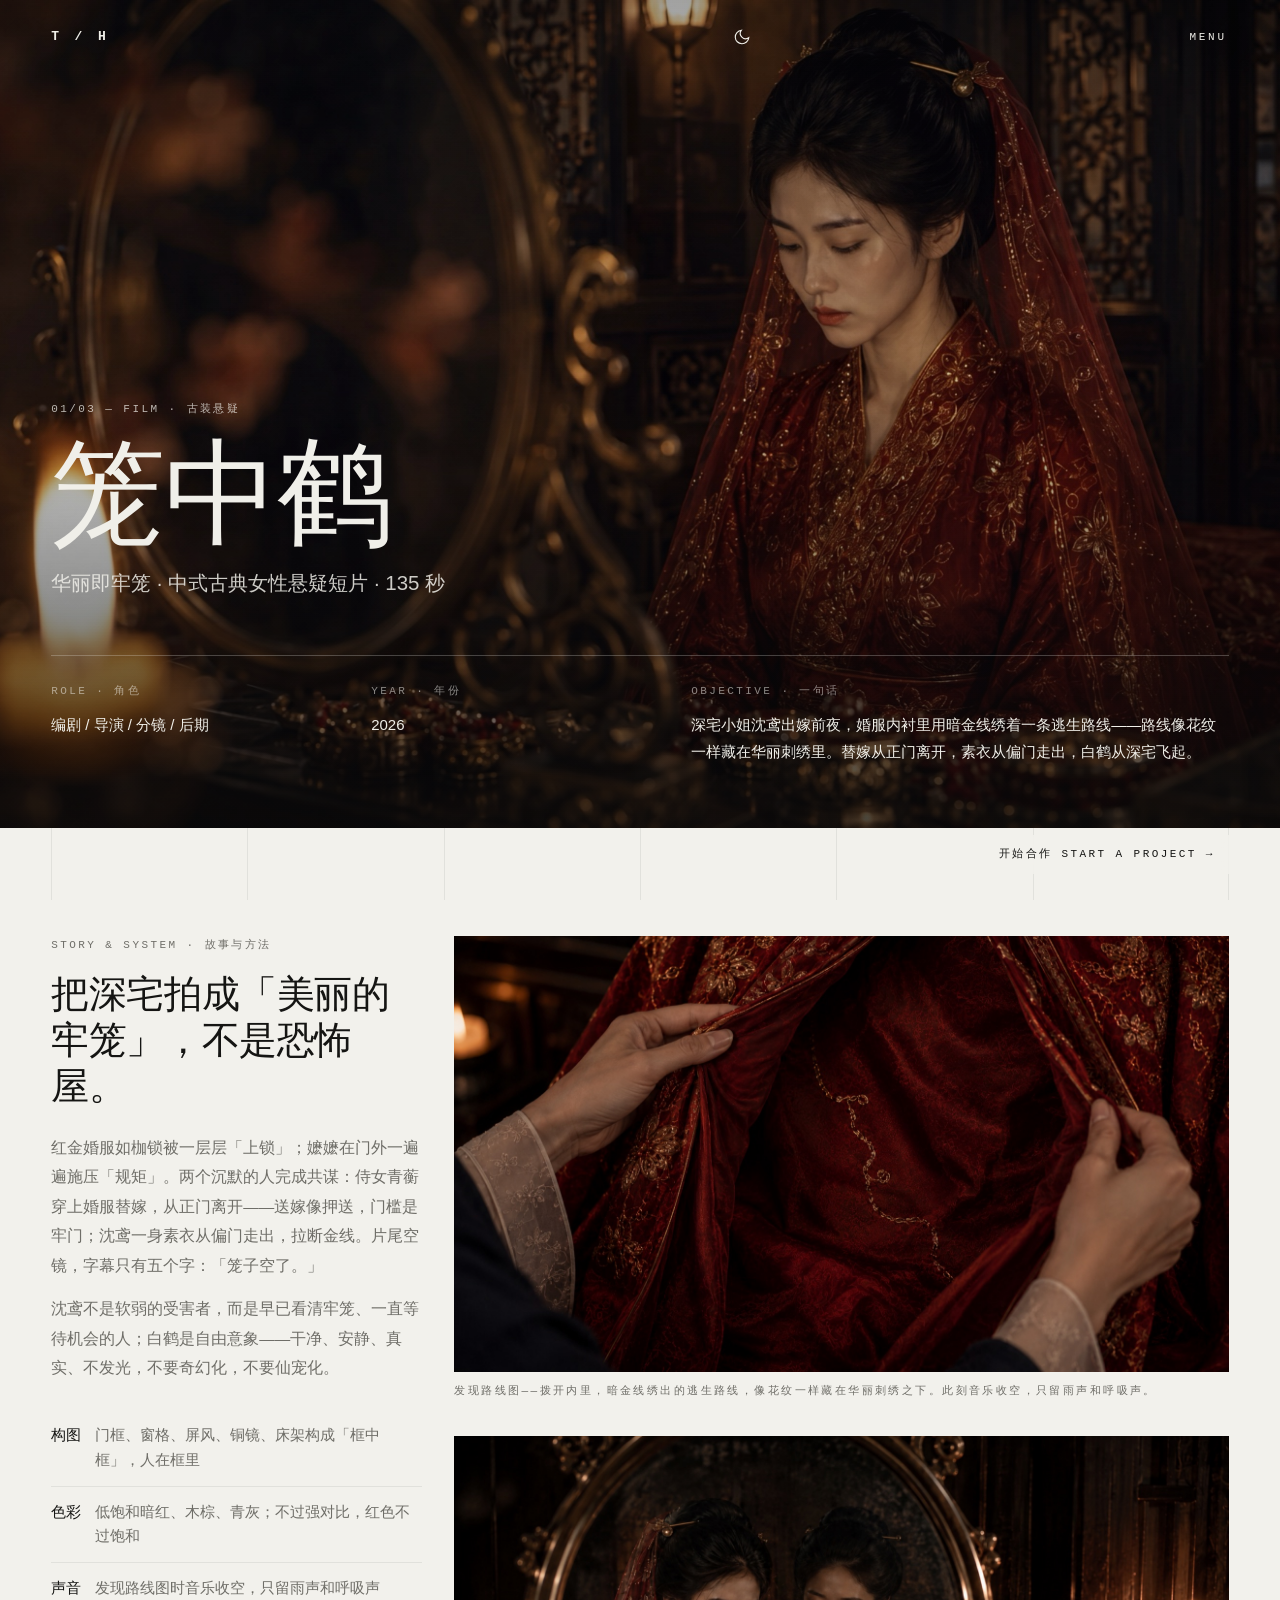
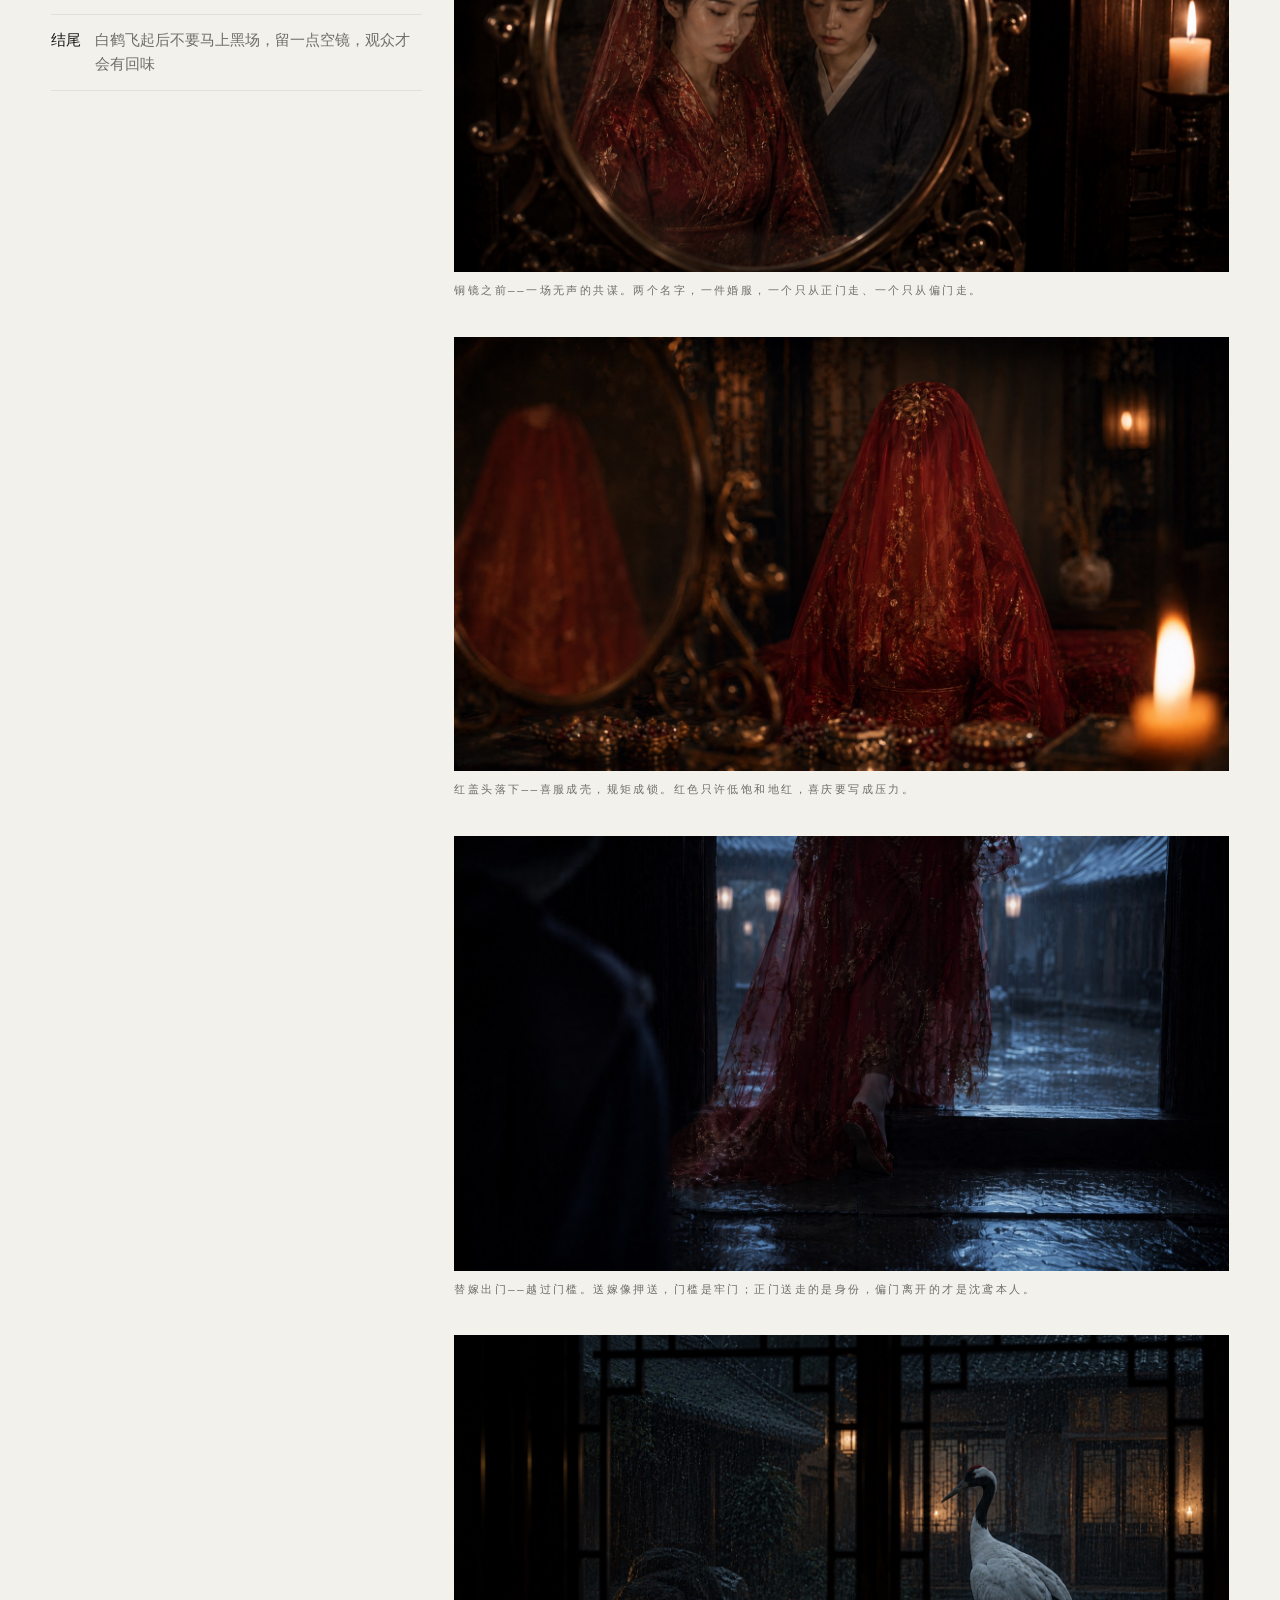
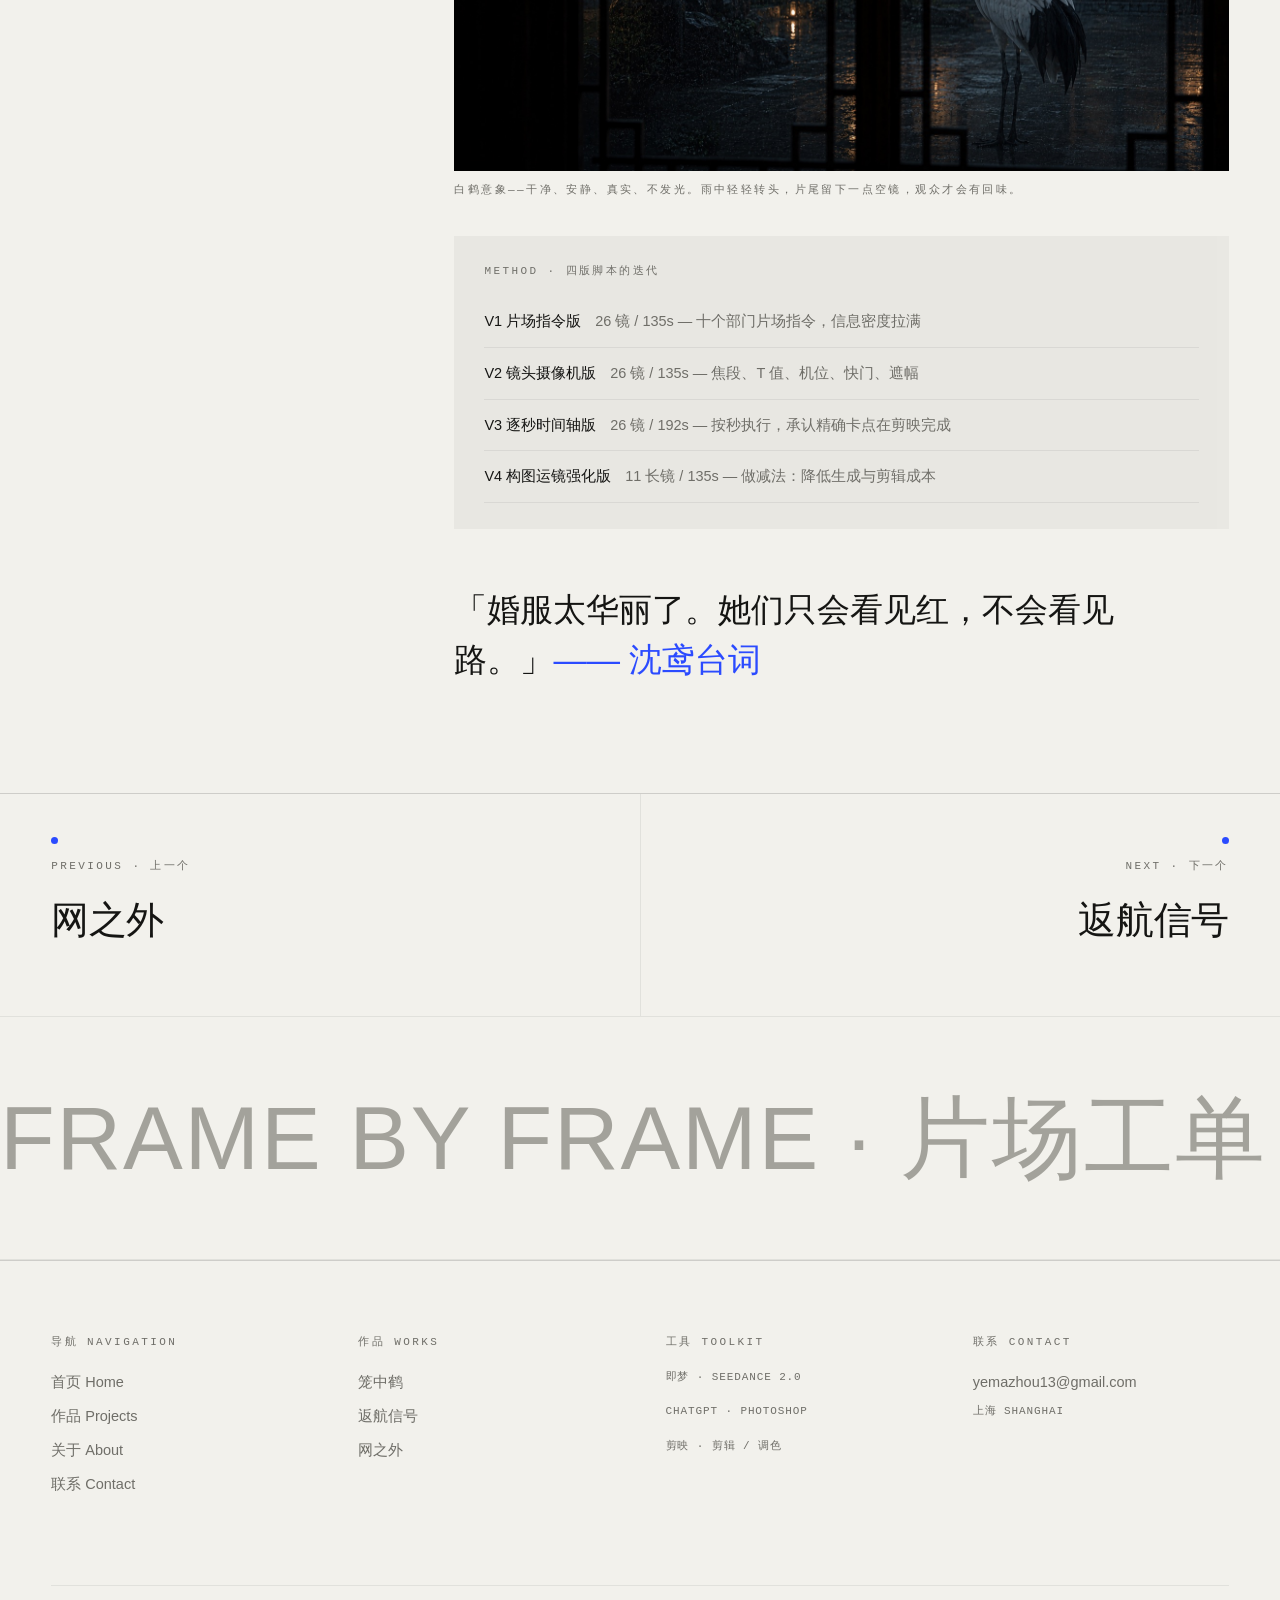
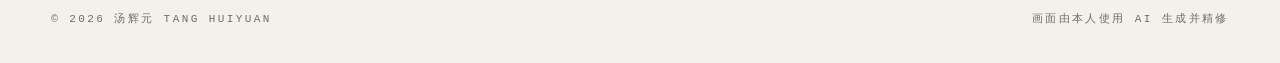
<file: project-lhz.html>
<!DOCTYPE html>
<html lang="zh-CN">
<head>
<meta charset="UTF-8">
<meta name="viewport" content="width=device-width, initial-scale=1.0">
<title>笼中鹤 · 华丽即牢笼 — 汤辉元</title>
<meta name="description" content="《笼中鹤》：中式古典女性悬疑短片，135 秒。命题「华丽即牢笼」，四版分镜脚本迭代，框中框构图与低饱和暗红美学。">
<link rel="stylesheet" href="css/style.css">
</head>
<body>

<header class="site-header">
  <a class="logo" href="index.html">T / H</a>
  <div class="header-center">
    <button class="theme-toggle" aria-label="切换明暗模式">
      <svg class="icon-moon" viewBox="0 0 24 24"><path d="M21 12.8A9 9 0 1 1 11.2 3a7 7 0 0 0 9.8 9.8z"/></svg>
      <svg class="icon-sun" viewBox="0 0 24 24"><circle cx="12" cy="12" r="4.4"/><path d="M12 2v2.6M12 19.4V22M2 12h2.6M19.4 12H22M4.9 4.9l1.9 1.9M17.2 17.2l1.9 1.9M19.1 4.9l-1.9 1.9M6.8 17.2l-1.9 1.9"/></svg>
    </button>
  </div>
  <button class="menu-btn">MENU</button>
</header>

<div class="menu-overlay">
<div class="menu-circle" aria-hidden="true"><img style="object-position:60% 32%;" src="assets/lhz-01-cover.jpg" alt=""></div>
  <svg class="menu-arc" viewBox="0 0 1440 900" preserveAspectRatio="none" aria-hidden="true">
    <path d="M 380 -60 Q 850 450 320 960" stroke="rgba(240,239,233,0.16)" fill="none" stroke-width="1"/>
    <circle cx="528" cy="144" r="4" fill="#4d6bff"/>
    <circle cx="596" cy="348" r="4" fill="#4d6bff"/>
    <circle cx="584" cy="552" r="4" fill="#4d6bff"/>
    <circle cx="492" cy="756" r="4" fill="#4d6bff"/>
  </svg>
  <button class="menu-close" aria-label="关闭菜单">
    <svg viewBox="0 0 24 24" fill="none"><path d="M5 5l14 14M19 5L5 19"/></svg>
  </button>
  <nav class="menu-items">
    <div class="menu-item"><span class="no">01</span><a href="index.html">Home</a></div>
    <div class="menu-item"><span class="no">02</span><a href="projects.html">Projects</a><button class="toggle-projects chev" aria-label="展开项目列表">▾</button>
      <ul class="menu-sub">
        <li><a href="project-lhz.html"><span class="n">01</span>笼中鹤</a></li>
        <li><a href="project-fhxh.html"><span class="n">02</span>返航信号</a></li>
        <li><a href="project-wzw.html"><span class="n">03</span>网之外</a></li>
      </ul>
    </div>
    <div class="menu-item"><span class="no">03</span><a href="about.html">About</a></div>
    <div class="menu-item"><span class="no">04</span><a href="contact.html">Contact</a></div>
  </nav>
  <div class="menu-meta mono">AI IMAGERY CREATOR · SHANGHAI · 2026</div>
</div>

<main>
  <!-- 详情 Hero -->
  <section class="case-hero">
    <div class="bgimg"><img src="assets/lhz-01-cover.jpg" alt="笼中鹤——封面剧照：红金婚服与铜镜"></div>
    <div class="shade"></div>
    <div class="inner">
      <span class="mono">01/03 — FILM · 古装悬疑</span>
      <h1>笼中鹤</h1>
      <p class="case-sub">华丽即牢笼 · 中式古典女性悬疑短片 · 135 秒</p>
      <div class="case-meta">
        <div><span class="mono">ROLE · 角色</span><span class="v">编剧 / 导演 / 分镜 / 后期</span></div>
        <div><span class="mono">YEAR · 年份</span><span class="v">2026</span></div>
        <div><span class="mono">OBJECTIVE · 一句话</span><span class="v big">深宅小姐沈鸢出嫁前夜，婚服内衬里用暗金线绣着一条逃生路线——路线像花纹一样藏在华丽刺绣里。替嫁从正门离开，素衣从偏门走出，白鹤从深宅飞起。</span></div>
      </div>
    </div>
  </section>

  <!-- 正文 -->
  <section class="case-body wrap">
    <div class="case-text">
      <div class="sticky">
        <span class="mono">STORY &amp; SYSTEM · 故事与方法</span>
        <h2>把深宅拍成「美丽的牢笼」，不是恐怖屋。</h2>
        <p>红金婚服如枷锁被一层层「上锁」；嬷嬷在门外一遍遍施压「规矩」。两个沉默的人完成共谋：侍女青蘅穿上婚服替嫁，从正门离开——送嫁像押送，门槛是牢门；沈鸢一身素衣从偏门走出，拉断金线。片尾空镜，字幕只有五个字：「笼子空了。」</p>
        <p>沈鸢不是软弱的受害者，而是早已看清牢笼、一直等待机会的人；白鹤是自由意象——干净、安静、真实、不发光，不要奇幻化，不要仙宠化。</p>
        <ul class="case-list">
          <li><b>构图</b><span>门框、窗格、屏风、铜镜、床架构成「框中框」，人在框里</span></li>
          <li><b>色彩</b><span>低饱和暗红、木棕、青灰；不过强对比，红色不过饱和</span></li>
          <li><b>声音</b><span>发现路线图时音乐收空，只留雨声和呼吸声</span></li>
          <li><b>结尾</b><span>白鹤飞起后不要马上黑场，留一点空镜，观众才会有回味</span></li>
        </ul>
      </div>
    </div>
    <div class="case-gallery">
      <figure class="reveal">
        <img src="assets/lhz-02-lining.jpg" alt="拨开内里——发现逃生路线图">
        <figcaption class="mono">发现路线图——拨开内里，暗金线绣出的逃生路线，像花纹一样藏在华丽刺绣之下。此刻音乐收空，只留雨声和呼吸声。</figcaption>
      </figure>
      <figure class="reveal">
        <img src="assets/lhz-06-mirror.jpg" alt="铜镜双人同框——无声的共谋">
        <figcaption class="mono">铜镜之前——一场无声的共谋。两个名字，一件婚服，一个只从正门走、一个只从偏门走。</figcaption>
      </figure>
      <figure class="reveal">
        <img src="assets/lhz-05-veil.jpg" alt="红盖头落下的瞬间">
        <figcaption class="mono">红盖头落下——喜服成壳，规矩成锁。红色只许低饱和地红，喜庆要写成压力。</figcaption>
      </figure>
      <figure class="reveal">
        <img src="assets/lhz-03-threshold.jpg" alt="越过门槛——替嫁出门">
        <figcaption class="mono">替嫁出门——越过门槛。送嫁像押送，门槛是牢门；正门送走的是身份，偏门离开的才是沈鸢本人。</figcaption>
      </figure>
      <figure class="reveal">
        <img src="assets/lhz-04-crane.jpg" alt="白鹤立在雨中轻轻转头">
        <figcaption class="mono">白鹤意象——干净、安静、真实、不发光。雨中轻轻转头，片尾留下一点空镜，观众才会有回味。</figcaption>
      </figure>
      <div class="card reveal" style="background:var(--panel); padding:26px 30px;">
        <span class="mono" style="display:block; margin-bottom:16px;">METHOD · 四版脚本的迭代</span>
        <ul class="case-list" style="margin-top:0;">
          <li><b>V1 片场指令版</b><span>26 镜 / 135s — 十个部门片场指令，信息密度拉满</span></li>
          <li><b>V2 镜头摄像机版</b><span>26 镜 / 135s — 焦段、T 值、机位、快门、遮幅</span></li>
          <li><b>V3 逐秒时间轴版</b><span>26 镜 / 192s — 按秒执行，承认精确卡点在剪映完成</span></li>
          <li><b>V4 构图运镜强化版</b><span>11 长镜 / 135s — 做减法：降低生成与剪辑成本</span></li>
        </ul>
      </div>
      <p class="belief-quote reveal" style="padding:20px 0 0;">「婚服太华丽了。她们只会看见红，不会看见路。」<em>—— 沈鸢台词</em></p>
    </div>
  </section>

  <!-- 上 / 下一个项目 -->
  <nav class="case-nav">
    <a href="project-wzw.html"><span class="mono">PREVIOUS · 上一个</span><span class="t">网之外</span></a>
    <a class="next" href="project-fhxh.html"><span class="mono">NEXT · 下一个</span><span class="t">返航信号</span></a>
  </nav>
  <div class="marquee" aria-hidden="true">
    <div class="track">
      <span>FRAME BY FRAME · 片场工单 · 华丽即牢笼 · 一致性工程 ·&nbsp;</span>
      <span>FRAME BY FRAME · 片场工单 · 华丽即牢笼 · 一致性工程 ·&nbsp;</span>
    </div>
  </div>

</main>

<footer class="site-footer">
  <div class="foot-grid">
    <div>
      <span class="mono">导航 Navigation</span>
      <ul>
        <li><a href="index.html">首页 Home</a></li>
        <li><a href="projects.html">作品 Projects</a></li>
        <li><a href="about.html">关于 About</a></li>
        <li><a href="contact.html">联系 Contact</a></li>
      </ul>
    </div>
    <div>
      <span class="mono">作品 Works</span>
      <ul>
        <li><a href="project-lhz.html">笼中鹤</a></li>
        <li><a href="project-fhxh.html">返航信号</a></li>
        <li><a href="project-wzw.html">网之外</a></li>
      </ul>
    </div>
    <div>
      <span class="mono">工具 Toolkit</span>
      <ul>
        <li><span class="mono" style="letter-spacing:0.08em;">即梦 · Seedance 2.0</span></li>
        <li><span class="mono" style="letter-spacing:0.08em;">ChatGPT · Photoshop</span></li>
        <li><span class="mono" style="letter-spacing:0.08em;">剪映 · 剪辑 / 调色</span></li>
      </ul>
    </div>
    <div>
      <span class="mono">联系 Contact</span>
      <ul>
        <li><a href="contact.html">yemazhou13@gmail.com</a></li>
        <li><span class="mono" style="letter-spacing:0.08em;">上海 SHANGHAI</span></li>
      </ul>
    </div>
  </div>
  <div class="foot-bottom">
    <span class="mono">© 2026 汤辉元 TANG HUIYUAN</span>
    <span class="mono">画面由本人使用 AI 生成并精修</span>
  </div>
</footer>

<a class="start-project" href="contact.html">开始合作 START A PROJECT →</a>

<script src="js/main.js"></script>
</body>
</html>
</file>
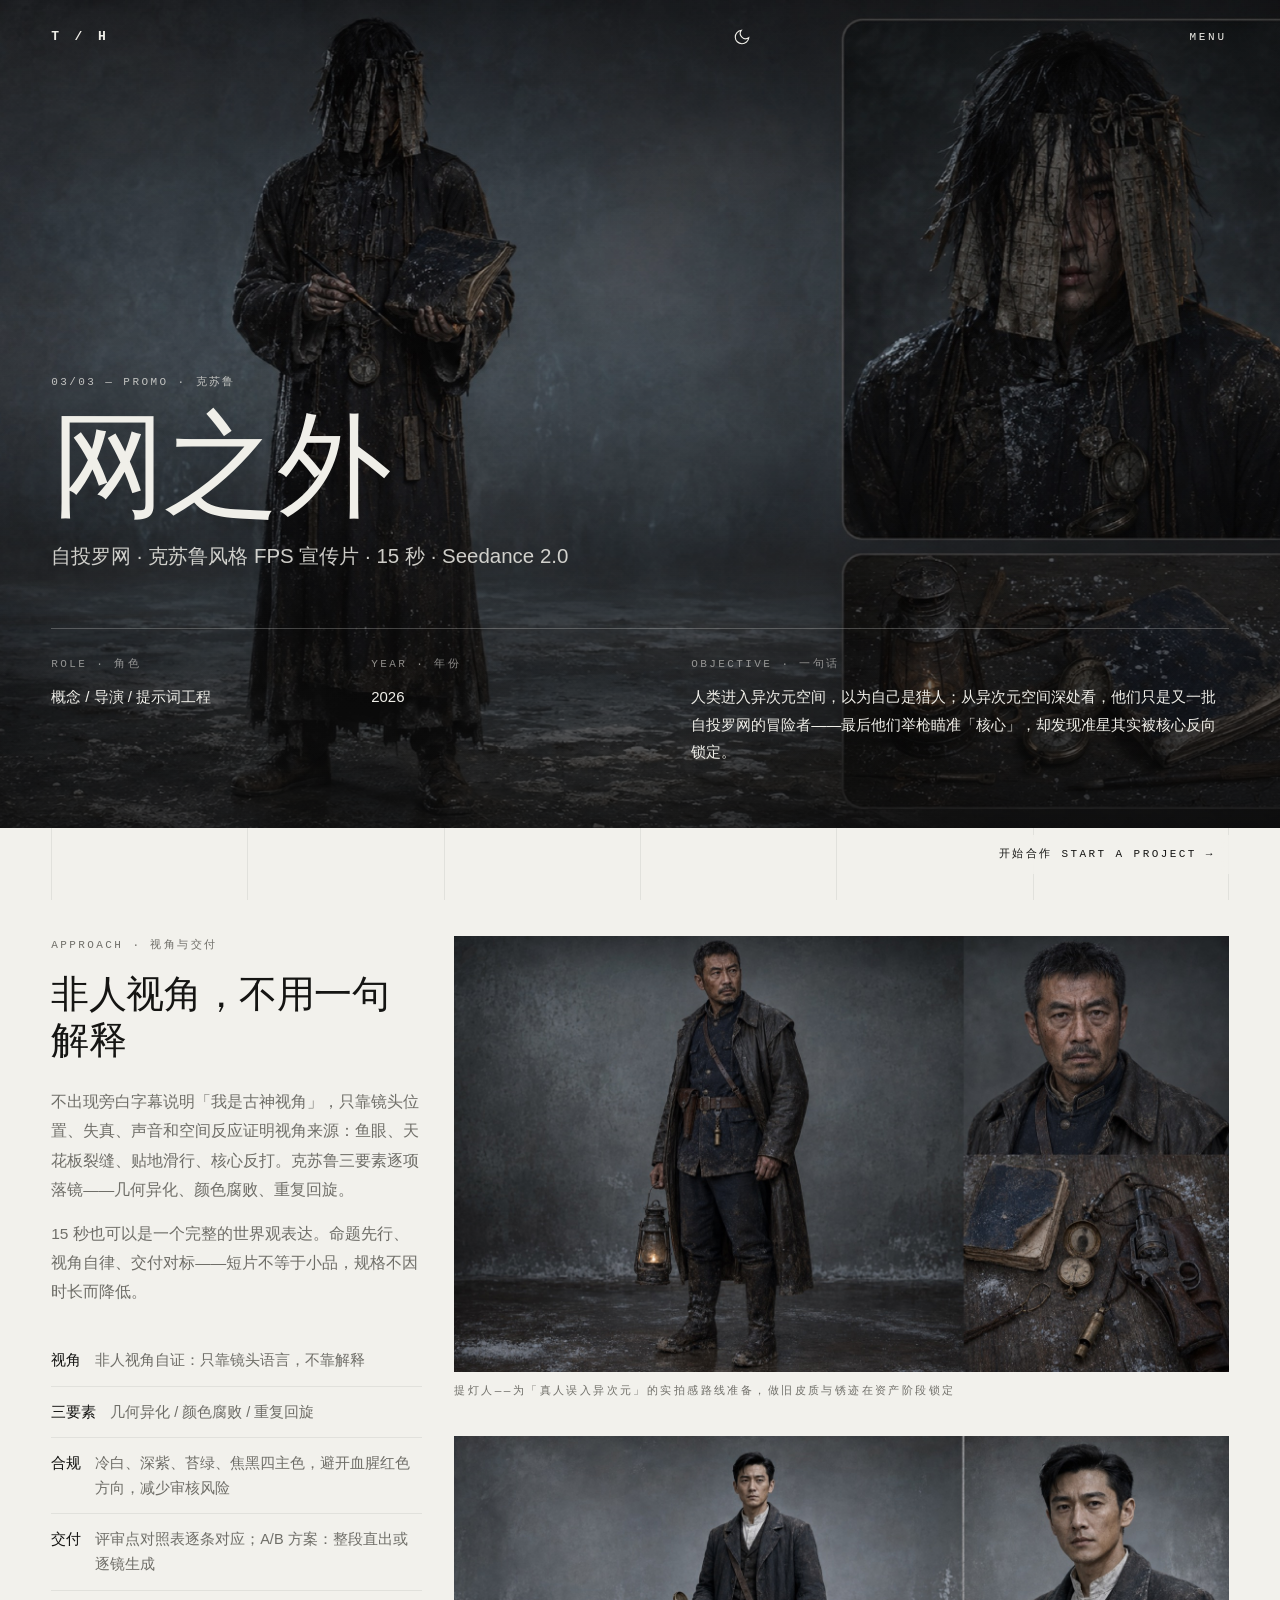
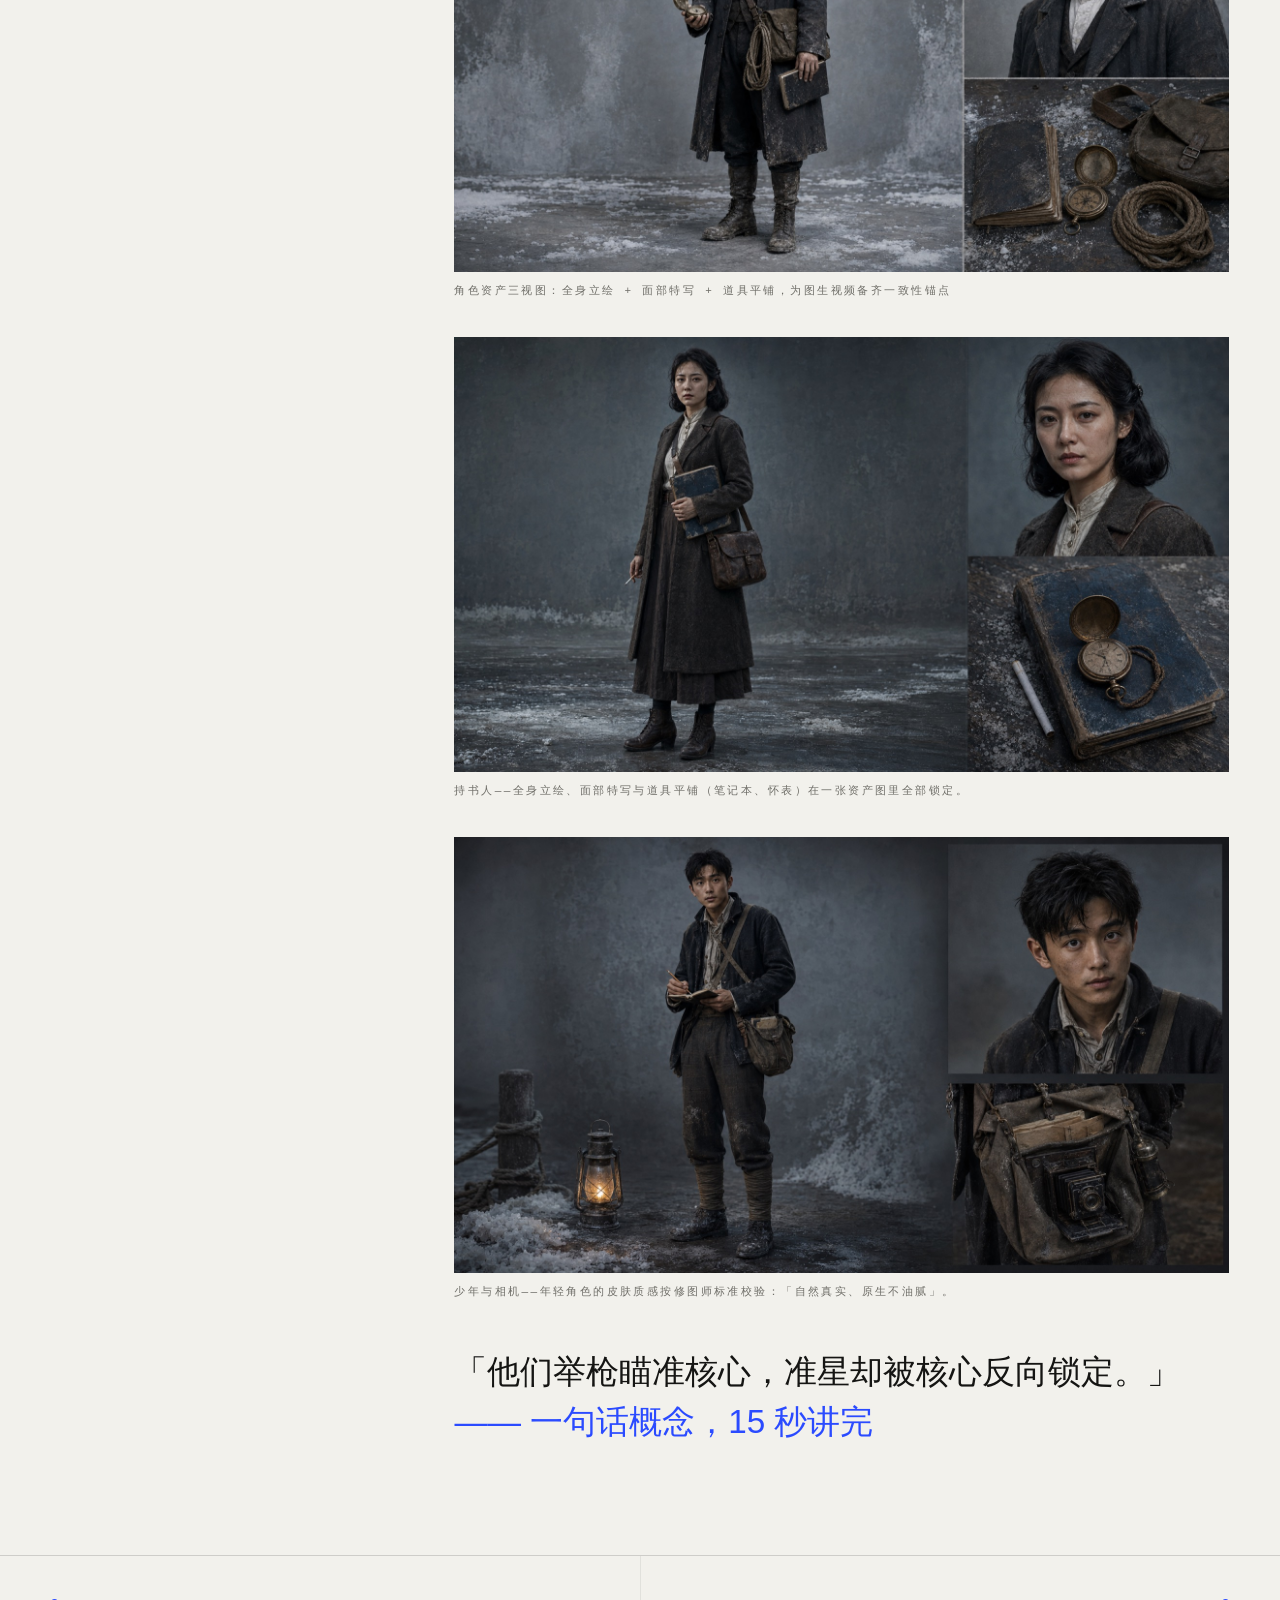
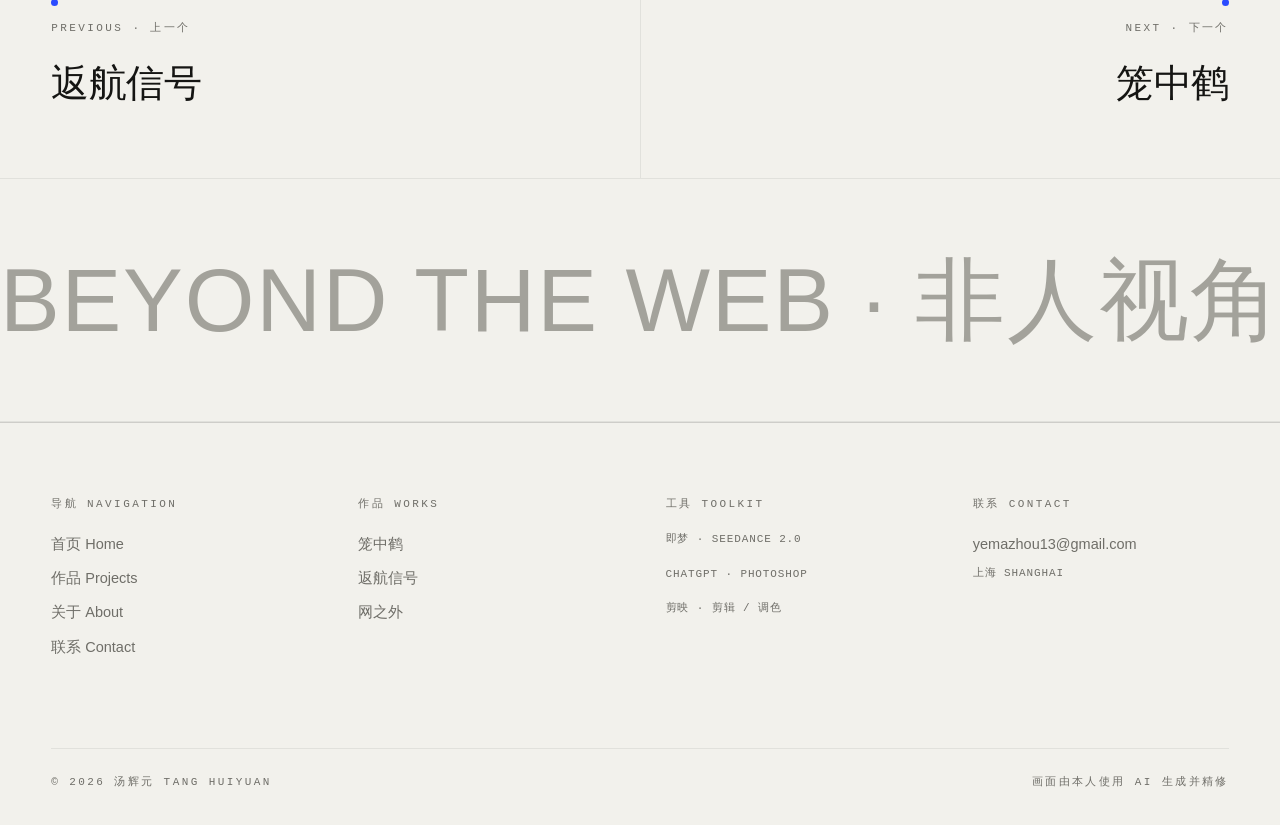
<file: project-wzw.html>
<!DOCTYPE html>
<html lang="zh-CN">
<head>
<meta charset="UTF-8">
<meta name="viewport" content="width=device-width, initial-scale=1.0">
<title>网之外 · 自投罗网 — 汤辉元</title>
<meta name="description" content="《网之外》：克苏鲁风格 FPS 宣传片，15 秒，Seedance 2.0。非人视角自证——只靠镜头位置、失真、声音和空间反应证明视角来源。">
<link rel="stylesheet" href="css/style.css">
</head>
<body>

<header class="site-header">
  <a class="logo" href="index.html">T / H</a>
  <div class="header-center">
    <button class="theme-toggle" aria-label="切换明暗模式">
      <svg class="icon-moon" viewBox="0 0 24 24"><path d="M21 12.8A9 9 0 1 1 11.2 3a7 7 0 0 0 9.8 9.8z"/></svg>
      <svg class="icon-sun" viewBox="0 0 24 24"><circle cx="12" cy="12" r="4.4"/><path d="M12 2v2.6M12 19.4V22M2 12h2.6M19.4 12H22M4.9 4.9l1.9 1.9M17.2 17.2l1.9 1.9M19.1 4.9l-1.9 1.9M6.8 17.2l-1.9 1.9"/></svg>
    </button>
  </div>
  <button class="menu-btn">MENU</button>
</header>

<div class="menu-overlay">
<div class="menu-circle" aria-hidden="true"><img style="object-position:44% 38%;" src="assets/asset-06-veiled-cover.jpg" alt=""></div>
  <svg class="menu-arc" viewBox="0 0 1440 900" preserveAspectRatio="none" aria-hidden="true">
    <path d="M 380 -60 Q 850 450 320 960" stroke="rgba(240,239,233,0.16)" fill="none" stroke-width="1"/>
    <circle cx="528" cy="144" r="4" fill="#4d6bff"/>
    <circle cx="596" cy="348" r="4" fill="#4d6bff"/>
    <circle cx="584" cy="552" r="4" fill="#4d6bff"/>
    <circle cx="492" cy="756" r="4" fill="#4d6bff"/>
  </svg>
  <button class="menu-close" aria-label="关闭菜单">
    <svg viewBox="0 0 24 24" fill="none"><path d="M5 5l14 14M19 5L5 19"/></svg>
  </button>
  <nav class="menu-items">
    <div class="menu-item"><span class="no">01</span><a href="index.html">Home</a></div>
    <div class="menu-item"><span class="no">02</span><a href="projects.html">Projects</a><button class="toggle-projects chev" aria-label="展开项目列表">▾</button>
      <ul class="menu-sub">
        <li><a href="project-lhz.html"><span class="n">01</span>笼中鹤</a></li>
        <li><a href="project-fhxh.html"><span class="n">02</span>返航信号</a></li>
        <li><a href="project-wzw.html"><span class="n">03</span>网之外</a></li>
      </ul>
    </div>
    <div class="menu-item"><span class="no">03</span><a href="about.html">About</a></div>
    <div class="menu-item"><span class="no">04</span><a href="contact.html">Contact</a></div>
  </nav>
  <div class="menu-meta mono">AI IMAGERY CREATOR · SHANGHAI · 2026</div>
</div>

<main>
  <section class="case-hero">
    <div class="bgimg"><img src="assets/asset-06-veiled-cover.jpg" alt="网之外——纸符遮面的神秘角色资产"></div>
    <div class="shade"></div>
    <div class="inner">
      <span class="mono">03/03 — PROMO · 克苏鲁</span>
      <h1>网之外</h1>
      <p class="case-sub">自投罗网 · 克苏鲁风格 FPS 宣传片 · 15 秒 · Seedance 2.0</p>
      <div class="case-meta">
        <div><span class="mono">ROLE · 角色</span><span class="v">概念 / 导演 / 提示词工程</span></div>
        <div><span class="mono">YEAR · 年份</span><span class="v">2026</span></div>
        <div><span class="mono">OBJECTIVE · 一句话</span><span class="v big">人类进入异次元空间，以为自己是猎人；从异次元空间深处看，他们只是又一批自投罗网的冒险者——最后他们举枪瞄准「核心」，却发现准星其实被核心反向锁定。</span></div>
      </div>
    </div>
  </section>

  <section class="case-body wrap">
    <div class="case-text">
      <div class="sticky">
        <span class="mono">APPROACH · 视角与交付</span>
        <h2>非人视角，不用一句解释</h2>
        <p>不出现旁白字幕说明「我是古神视角」，只靠镜头位置、失真、声音和空间反应证明视角来源：鱼眼、天花板裂缝、贴地滑行、核心反打。克苏鲁三要素逐项落镜——几何异化、颜色腐败、重复回旋。</p>
        <p>15 秒也可以是一个完整的世界观表达。命题先行、视角自律、交付对标——短片不等于小品，规格不因时长而降低。</p>
        <ul class="case-list">
          <li><b>视角</b><span>非人视角自证：只靠镜头语言，不靠解释</span></li>
          <li><b>三要素</b><span>几何异化 / 颜色腐败 / 重复回旋</span></li>
          <li><b>合规</b><span>冷白、深紫、苔绿、焦黑四主色，避开血腥红色方向，减少审核风险</span></li>
          <li><b>交付</b><span>评审点对照表逐条对应；A/B 方案：整段直出或逐镜生成</span></li>
        </ul>
      </div>
    </div>
    <div class="case-gallery">
      <figure class="reveal">
        <img src="assets/asset-03-man-lantern.jpg" alt="提灯人——真人实拍风角色资产">
        <figcaption class="mono">提灯人——为「真人误入异次元」的实拍感路线准备，做旧皮质与锈迹在资产阶段锁定</figcaption>
      </figure>
      <figure class="reveal">
        <img src="assets/asset-01-explorer-compass.jpg" alt="探险者角色三视图">
        <figcaption class="mono">角色资产三视图：全身立绘 + 面部特写 + 道具平铺，为图生视频备齐一致性锚点</figcaption>
      </figure>
      <figure class="reveal">
        <img src="assets/asset-02-woman-book.jpg" alt="持书人角色资产">
        <figcaption class="mono">持书人——全身立绘、面部特写与道具平铺（笔记本、怀表）在一张资产图里全部锁定。</figcaption>
      </figure>
      <figure class="reveal">
        <img src="assets/asset-05-boy-camera.jpg" alt="少年与相机角色资产">
        <figcaption class="mono">少年与相机——年轻角色的皮肤质感按修图师标准校验：「自然真实、原生不油腻」。</figcaption>
      </figure>
      <p class="belief-quote reveal" style="padding:10px 0 0;">「他们举枪瞄准核心，准星却被核心反向锁定。」<em>—— 一句话概念，15 秒讲完</em></p>
    </div>
  </section>

  <nav class="case-nav">
    <a href="project-fhxh.html"><span class="mono">PREVIOUS · 上一个</span><span class="t">返航信号</span></a>
    <a class="next" href="project-lhz.html"><span class="mono">NEXT · 下一个</span><span class="t">笼中鹤</span></a>
  </nav>
  <div class="marquee" aria-hidden="true">
    <div class="track">
      <span>BEYOND THE WEB · 非人视角 · 几何异化 · 自投罗网 ·&nbsp;</span>
      <span>BEYOND THE WEB · 非人视角 · 几何异化 · 自投罗网 ·&nbsp;</span>
    </div>
  </div>

</main>

<footer class="site-footer">
  <div class="foot-grid">
    <div>
      <span class="mono">导航 Navigation</span>
      <ul>
        <li><a href="index.html">首页 Home</a></li>
        <li><a href="projects.html">作品 Projects</a></li>
        <li><a href="about.html">关于 About</a></li>
        <li><a href="contact.html">联系 Contact</a></li>
      </ul>
    </div>
    <div>
      <span class="mono">作品 Works</span>
      <ul>
        <li><a href="project-lhz.html">笼中鹤</a></li>
        <li><a href="project-fhxh.html">返航信号</a></li>
        <li><a href="project-wzw.html">网之外</a></li>
      </ul>
    </div>
    <div>
      <span class="mono">工具 Toolkit</span>
      <ul>
        <li><span class="mono" style="letter-spacing:0.08em;">即梦 · Seedance 2.0</span></li>
        <li><span class="mono" style="letter-spacing:0.08em;">ChatGPT · Photoshop</span></li>
        <li><span class="mono" style="letter-spacing:0.08em;">剪映 · 剪辑 / 调色</span></li>
      </ul>
    </div>
    <div>
      <span class="mono">联系 Contact</span>
      <ul>
        <li><a href="contact.html">yemazhou13@gmail.com</a></li>
        <li><span class="mono" style="letter-spacing:0.08em;">上海 SHANGHAI</span></li>
      </ul>
    </div>
  </div>
  <div class="foot-bottom">
    <span class="mono">© 2026 汤辉元 TANG HUIYUAN</span>
    <span class="mono">画面由本人使用 AI 生成并精修</span>
  </div>
</footer>

<a class="start-project" href="contact.html">开始合作 START A PROJECT →</a>

<script src="js/main.js"></script>
</body>
</html>
</file>
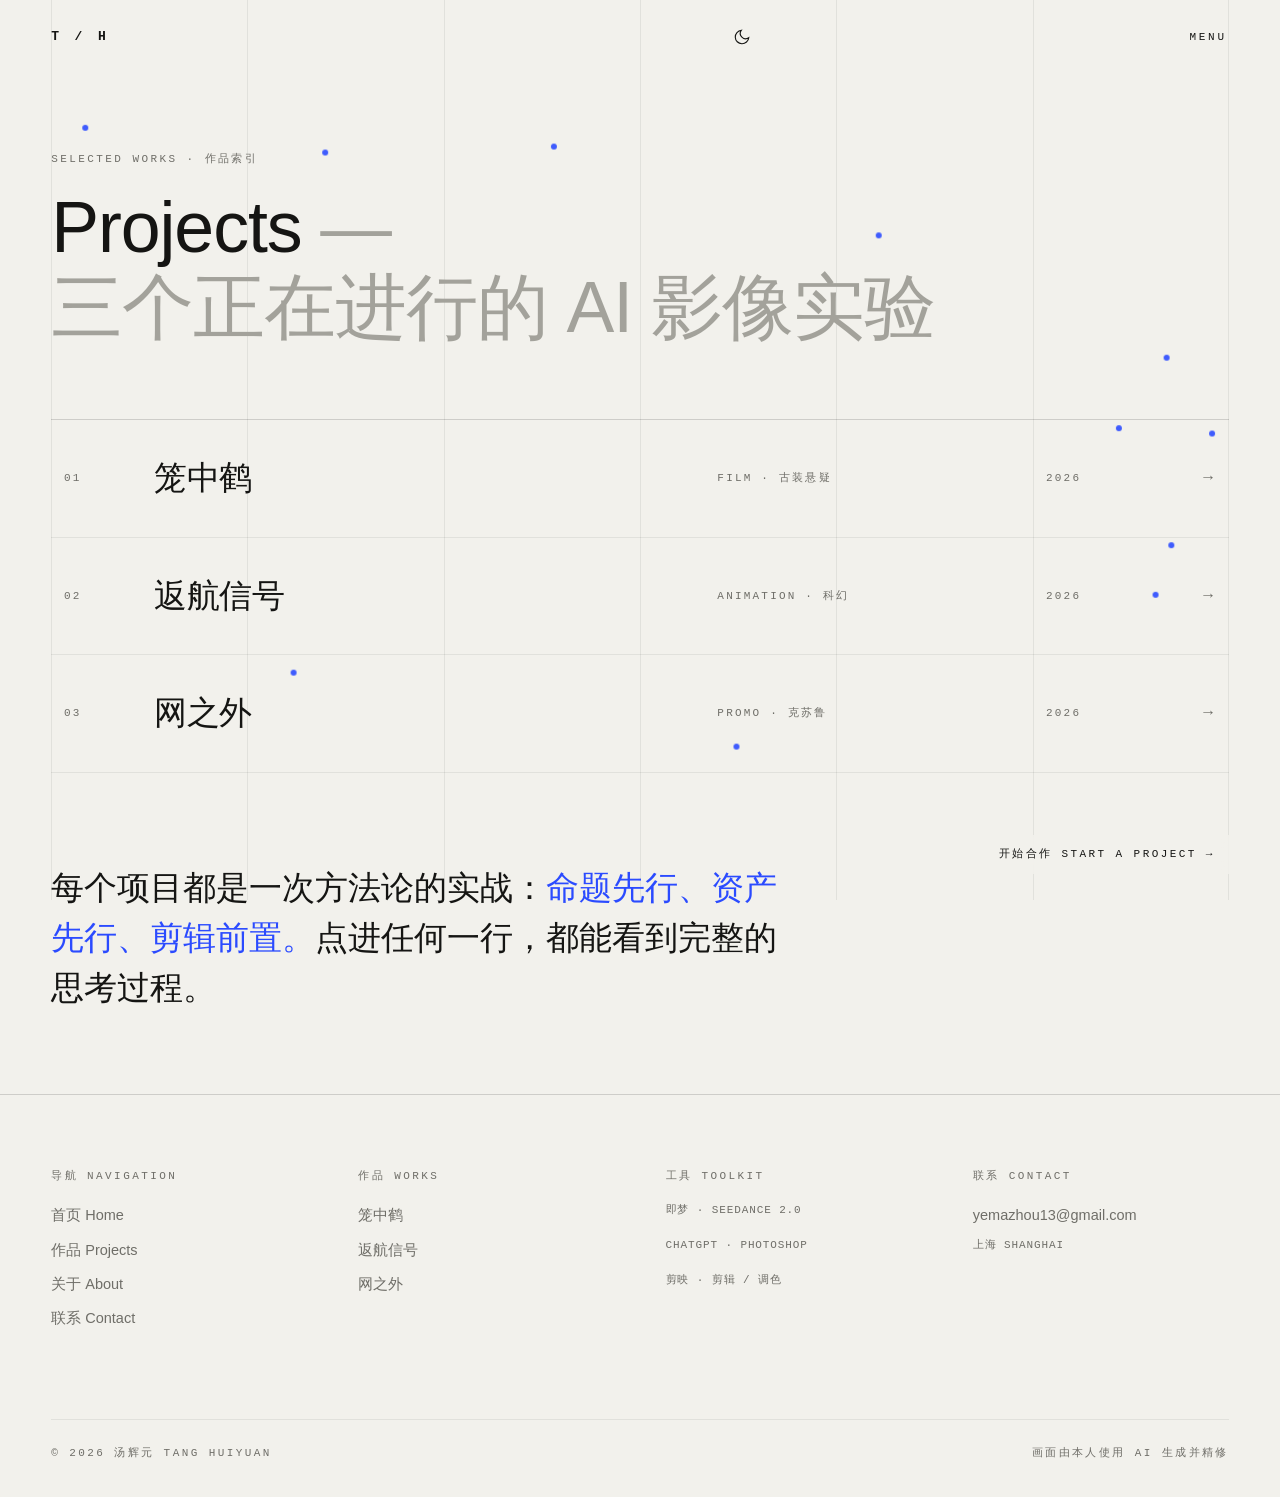
<file: projects.html>
<!DOCTYPE html>
<html lang="zh-CN">
<head>
<meta charset="UTF-8">
<meta name="viewport" content="width=device-width, initial-scale=1.0">
<title>作品 Projects · 汤辉元</title>
<meta name="description" content="汤辉元的 AI 影像作品索引：笼中鹤 / 返航信号 / 网之外。">
<link rel="stylesheet" href="css/style.css">
</head>
<body>

<header class="site-header">
  <a class="logo" href="index.html">T / H</a>
  <div class="header-center">
    <button class="theme-toggle" aria-label="切换明暗模式">
      <svg class="icon-moon" viewBox="0 0 24 24"><path d="M21 12.8A9 9 0 1 1 11.2 3a7 7 0 0 0 9.8 9.8z"/></svg>
      <svg class="icon-sun" viewBox="0 0 24 24"><circle cx="12" cy="12" r="4.4"/><path d="M12 2v2.6M12 19.4V22M2 12h2.6M19.4 12H22M4.9 4.9l1.9 1.9M17.2 17.2l1.9 1.9M19.1 4.9l-1.9 1.9M6.8 17.2l-1.9 1.9"/></svg>
    </button>
  </div>
  <button class="menu-btn">MENU</button>
</header>

<div class="menu-overlay">
<div class="menu-circle" aria-hidden="true"><img style="object-position:44% 38%;" src="assets/asset-06-veiled-cover.jpg" alt=""></div>
  <svg class="menu-arc" viewBox="0 0 1440 900" preserveAspectRatio="none" aria-hidden="true">
    <path d="M 380 -60 Q 850 450 320 960" stroke="rgba(240,239,233,0.16)" fill="none" stroke-width="1"/>
    <circle cx="528" cy="144" r="4" fill="#4d6bff"/>
    <circle cx="596" cy="348" r="4" fill="#4d6bff"/>
    <circle cx="584" cy="552" r="4" fill="#4d6bff"/>
    <circle cx="492" cy="756" r="4" fill="#4d6bff"/>
  </svg>
  <button class="menu-close" aria-label="关闭菜单">
    <svg viewBox="0 0 24 24" fill="none"><path d="M5 5l14 14M19 5L5 19"/></svg>
  </button>
  <nav class="menu-items">
    <div class="menu-item"><span class="no">01</span><a href="index.html">Home</a></div>
    <div class="menu-item"><span class="no">02</span><a href="projects.html">Projects</a><button class="toggle-projects chev" aria-label="展开项目列表">▾</button>
      <ul class="menu-sub">
        <li><a href="project-lhz.html"><span class="n">01</span>笼中鹤</a></li>
        <li><a href="project-fhxh.html"><span class="n">02</span>返航信号</a></li>
        <li><a href="project-wzw.html"><span class="n">03</span>网之外</a></li>
      </ul>
    </div>
    <div class="menu-item"><span class="no">03</span><a href="about.html">About</a></div>
    <div class="menu-item"><span class="no">04</span><a href="contact.html">Contact</a></div>
  </nav>
  <div class="menu-meta mono">AI IMAGERY CREATOR · SHANGHAI · 2026</div>
</div>

<main class="wrap" style="padding-top:150px;">
  <div class="sec-head reveal">
    <span class="mono">SELECTED WORKS · 作品索引</span>
    <h1 class="sec-title">Projects<span class="ghost"> —</span><br><span class="ghost">三个正在进行的 AI 影像实验</span></h1>
  </div>

  <div class="proj-table">
    <a class="proj-row reveal" href="project-lhz.html" data-preview="assets/lhz-01-cover.jpg">
      <span class="p-no">01</span>
      <span class="p-title">笼中鹤</span>
      <span class="p-cat">FILM · 古装悬疑</span>
      <span class="p-year">2026</span>
      <span class="p-arrow">→</span>
    </a>
    <a class="proj-row reveal" href="project-fhxh.html" data-preview="assets/return-02-astronaut.jpg">
      <span class="p-no">02</span>
      <span class="p-title">返航信号</span>
      <span class="p-cat">ANIMATION · 科幻</span>
      <span class="p-year">2026</span>
      <span class="p-arrow">→</span>
    </a>
    <a class="proj-row reveal" href="project-wzw.html" data-preview="assets/asset-06-veiled-cover.jpg">
      <span class="p-no">03</span>
      <span class="p-title">网之外</span>
      <span class="p-cat">PROMO · 克苏鲁</span>
      <span class="p-year">2026</span>
      <span class="p-arrow">→</span>
    </a>
  </div>

  <p class="belief-quote reveal" style="padding-top:90px;">每个项目都是一次方法论的实战：<em>命题先行、资产先行、剪辑前置。</em>点进任何一行，都能看到完整的思考过程。</p>
</main>

<footer class="site-footer">
  <div class="foot-grid">
    <div>
      <span class="mono">导航 Navigation</span>
      <ul>
        <li><a href="index.html">首页 Home</a></li>
        <li><a href="projects.html">作品 Projects</a></li>
        <li><a href="about.html">关于 About</a></li>
        <li><a href="contact.html">联系 Contact</a></li>
      </ul>
    </div>
    <div>
      <span class="mono">作品 Works</span>
      <ul>
        <li><a href="project-lhz.html">笼中鹤</a></li>
        <li><a href="project-fhxh.html">返航信号</a></li>
        <li><a href="project-wzw.html">网之外</a></li>
      </ul>
    </div>
    <div>
      <span class="mono">工具 Toolkit</span>
      <ul>
        <li><span class="mono" style="letter-spacing:0.08em;">即梦 · Seedance 2.0</span></li>
        <li><span class="mono" style="letter-spacing:0.08em;">ChatGPT · Photoshop</span></li>
        <li><span class="mono" style="letter-spacing:0.08em;">剪映 · 剪辑 / 调色</span></li>
      </ul>
    </div>
    <div>
      <span class="mono">联系 Contact</span>
      <ul>
        <li><a href="contact.html">yemazhou13@gmail.com</a></li>
        <li><span class="mono" style="letter-spacing:0.08em;">上海 SHANGHAI</span></li>
      </ul>
    </div>
  </div>
  <div class="foot-bottom">
    <span class="mono">© 2026 汤辉元 TANG HUIYUAN</span>
    <span class="mono">画面由本人使用 AI 生成并精修</span>
  </div>
</footer>

<a class="start-project" href="contact.html">开始合作 START A PROJECT →</a>

<script src="js/main.js"></script>
</body>
</html>
</file>
<file: css/style.css>
/* ============================================================
   汤辉元 · 个人网站 — Swiss/Editorial 风格
   浅色默认 + 深色切换 / 网格线 + 蓝点 / 超大标题 + 等宽标签
   ============================================================ */

:root {
  --bg: #f2f1ec;
  --ink: #151513;
  --muted: #6f6e68;
  --faint: #a3a29b;
  --line: rgba(21, 21, 19, 0.07);
  --line-strong: rgba(21, 21, 19, 0.16);
  --dot: #2b4bff;
  --accent: #2b4bff;
  --panel: rgba(21, 21, 19, 0.04);
  --header-bg: rgba(242, 241, 236, 0.82);
  --ease: cubic-bezier(0.22, 1, 0.36, 1);
  --font-sans: "Helvetica Neue", "PingFang SC", "Hiragino Sans GB", "Microsoft YaHei", Arial, sans-serif;
  --font-mono: "SF Mono", "Menlo", "Monaco", ui-monospace, monospace;
}

body.dark {
  --bg: #0e0e0d;
  --ink: #eceae4;
  --muted: #8f8e88;
  --faint: #5c5b56;
  --line: rgba(236, 234, 228, 0.08);
  --line-strong: rgba(236, 234, 228, 0.2);
  --dot: #4d6bff;
  --accent: #6c85ff;
  --panel: rgba(236, 234, 228, 0.05);
  --header-bg: rgba(14, 14, 13, 0.82);
}

* { margin: 0; padding: 0; box-sizing: border-box; }

html { scroll-behavior: smooth; }

main { position: relative; z-index: 2; }

body {
  background: var(--bg);
  color: var(--ink);
  font-family: var(--font-sans);
  font-size: 16px;
  line-height: 1.7;
  -webkit-font-smoothing: antialiased;
  transition: background 0.5s var(--ease), color 0.5s var(--ease);
  overflow-x: hidden;
}

::selection { background: var(--dot); color: #fff; }

a { color: inherit; text-decoration: none; }
img { display: block; max-width: 100%; }
button { background: none; border: none; cursor: pointer; color: inherit; font: inherit; }

/* ---------- 等宽标签 ---------- */
.mono {
  font-family: var(--font-mono);
  font-size: 11px;
  letter-spacing: 0.22em;
  text-transform: uppercase;
  color: var(--muted);
  font-weight: 400;
}

/* ---------- 固定网格线 ---------- */
.gridlines {
  position: fixed; inset: 0;
  pointer-events: none;
  z-index: 0;
  display: grid;
  grid-template-columns: repeat(6, 1fr);
  padding: 0 clamp(24px, 4vw, 64px);
}
.gridlines span {
  border-left: 1px solid var(--line);
  transition: border-color 0.5s var(--ease);
}
.gridlines span:last-child { border-right: 1px solid var(--line); }

/* ---------- 蓝点层 ---------- */
.dots { position: fixed; inset: 0; pointer-events: none; z-index: 1; }
.dot {
  position: absolute;
  width: 6px; height: 6px;
  border-radius: 50%;
  background: var(--dot);
  opacity: 0.9;
  will-change: transform;
}

/* ---------- 页头 ---------- */
.site-header {
  position: fixed;
  top: 0; left: 0; right: 0;
  z-index: 60;
  display: flex;
  align-items: center;
  justify-content: space-between;
  padding: 22px clamp(24px, 4vw, 64px);
  background: transparent;
  transition: background 0.4s var(--ease), backdrop-filter 0.4s;
}
.site-header.scrolled {
  background: var(--header-bg);
  backdrop-filter: blur(10px);
  -webkit-backdrop-filter: blur(10px);
}
.logo {
  font-family: var(--font-mono);
  font-size: 13px;
  letter-spacing: 0.3em;
  font-weight: 600;
  z-index: 2;
}
.header-center { position: absolute; left: 58%; transform: translateX(-50%); }
.theme-toggle {
  width: 36px; height: 36px;
  display: flex; align-items: center; justify-content: center;
  border-radius: 50%;
  transition: transform 0.4s var(--ease);
}
.theme-toggle:hover { transform: rotate(40deg) scale(1.1); }
.theme-toggle svg { width: 18px; height: 18px; stroke: var(--ink); fill: none; stroke-width: 1.5; }
.theme-toggle .icon-sun { display: none; }
body.dark .theme-toggle .icon-moon { display: none; }
body.dark .theme-toggle .icon-sun { display: block; }
.menu-btn {
  font-family: var(--font-mono);
  font-size: 11px;
  letter-spacing: 0.25em;
  z-index: 2;
  padding: 6px 2px;
  position: relative;
}
.menu-btn::after {
  content: ""; position: absolute; left: 0; bottom: 0;
  width: 100%; height: 1px; background: var(--ink);
  transform: scaleX(0); transform-origin: right;
  transition: transform 0.4s var(--ease);
}
.menu-btn:hover::after { transform: scaleX(1); transform-origin: left; }

/* ---------- 全屏菜单 ---------- */
.menu-overlay {
  position: fixed; inset: 0;
  background: #101010;
  color: #f0efe9;
  z-index: 100;
  opacity: 0;
  visibility: hidden;
  transition: opacity 0.55s var(--ease), visibility 0.55s;
  overflow: hidden;
}
.menu-overlay.open { opacity: 1; visibility: visible; }
.menu-arc { position: absolute; inset: 0; }
.menu-items {
  position: absolute; inset: 0;
  padding: 0 clamp(24px, 6vw, 100px);
  pointer-events: none;
}
.menu-items a, .menu-items button { pointer-events: auto; }
.menu-item {
  position: absolute;
  display: flex;
  align-items: baseline;
  gap: 14px;
  opacity: 0;
  transform: translateY(30px);
  transition: opacity 0.5s var(--ease), transform 0.5s var(--ease);
}
.menu-overlay.open .menu-item { opacity: 1; transform: translateY(0); }
.menu-overlay.open .menu-item:nth-child(1) { transition-delay: 0.15s; }
.menu-overlay.open .menu-item:nth-child(2) { transition-delay: 0.24s; }
.menu-overlay.open .menu-item:nth-child(3) { transition-delay: 0.33s; }
.menu-overlay.open .menu-item:nth-child(4) { transition-delay: 0.42s; }
.menu-item .no {
  font-family: var(--font-mono);
  font-size: 11px;
  letter-spacing: 0.2em;
  color: #8b8a84;
}
.menu-item a {
  font-size: clamp(34px, 4.6vw, 58px);
  font-weight: 500;
  letter-spacing: -0.01em;
  color: #f0efe9;
  transition: color 0.3s;
  line-height: 1.15;
}
.menu-item a:hover { color: #6c85ff; }
.menu-item .chev { font-size: 0.5em; color: #8b8a84; margin-left: 6px; }
.menu-sub {
  list-style: none;
  margin: 10px 0 0 4px;
  display: none;
}
.menu-sub li { margin: 2px 0; }
.menu-sub a {
  font-size: 14px;
  color: #8b8a84;
  letter-spacing: 0.02em;
  font-weight: 400;
}
.menu-sub a:hover { color: #f0efe9; }
.menu-sub .n { font-family: var(--font-mono); font-size: 10px; margin-right: 8px; }
.menu-close {
  position: absolute; top: 24px; right: clamp(24px, 4vw, 64px);
  width: 40px; height: 40px;
  display: flex; align-items: center; justify-content: center;
  z-index: 5;
}
.menu-close svg { width: 22px; height: 22px; stroke: #f0efe9; stroke-width: 1.5; }
.menu-meta {
  position: absolute;
  left: clamp(24px, 6vw, 100px); bottom: 34px;
  color: #8b8a84;
}

/* ---------- 布局容器 ---------- */
.wrap {
  position: relative;
  z-index: 2;
  padding: 0 clamp(24px, 4vw, 64px);
}
.section { padding: clamp(80px, 12vh, 160px) 0; }

/* ---------- Hero ---------- */
.hero {
  min-height: 100vh;
  display: flex;
  flex-direction: column;
  justify-content: center;
  position: relative;
}
.hero-name {
  font-size: clamp(64px, 12.5vw, 190px);
  font-weight: 600;
  line-height: 1.02;
  letter-spacing: -0.02em;
  margin-left: -0.04em;
}
.hero-name .thin { font-weight: 300; }
.hero-meta {
  display: flex;
  flex-wrap: wrap;
  gap: 28px;
  margin-top: 30px;
}
.hero-meta span { white-space: nowrap; }
.hero-scrollhint {
  position: absolute;
  bottom: 34px; left: clamp(24px, 4vw, 64px);
  display: flex; align-items: center; gap: 10px;
}
.hero-scrollhint .bar {
  width: 1px; height: 44px;
  background: var(--line-strong);
  position: relative;
  overflow: hidden;
}
.hero-scrollhint .bar::after {
  content: ""; position: absolute; left: 0; top: -50%;
  width: 100%; height: 50%;
  background: var(--ink);
  animation: drip 2.2s var(--ease) infinite;
}
@keyframes drip {
  0% { top: -50%; } 100% { top: 110%; }
}

/* ---------- 鼠标跟随预览图 ---------- */
.cursor-img {
  position: fixed;
  z-index: 50;
  width: 220px; height: 150px;
  pointer-events: none;
  overflow: hidden;
  opacity: 0;
  transform: translate(-50%, -50%) scale(0.85) rotate(-2deg);
  transition: opacity 0.35s var(--ease);
  will-change: transform;
}
.cursor-img.show { opacity: 1; }
.cursor-img img {
  position: absolute; inset: 0;
  width: 100%; height: 100%; object-fit: cover;
  opacity: 0;
  transition: opacity 0.28s var(--ease);
}
.cursor-img img.current { opacity: 1; }

/* ---------- 章节标题 ---------- */
.sec-head { margin-bottom: clamp(40px, 6vw, 72px); }
.sec-head .mono { display: block; margin-bottom: 18px; }
.sec-title {
  font-size: clamp(38px, 5.6vw, 84px);
  font-weight: 500;
  line-height: 1.12;
  letter-spacing: -0.015em;
  max-width: 14em;
}
.sec-title .ghost { color: var(--faint); }

/* ---------- 项目大块（首页） ---------- */
.work-block {
  display: grid;
  grid-template-columns: repeat(6, 1fr);
  gap: 0 clamp(16px, 2.5vw, 40px);
  padding: clamp(48px, 7vh, 96px) 0;
  border-top: 1px solid var(--line);
  position: relative;
}
.work-block .work-media {
  grid-column: 1 / 5;
  overflow: hidden;
  position: relative;
}
.work-block.alt .work-media { grid-column: 3 / 7; order: 2; }
.work-block .work-media img {
  width: 100%; height: 100%;
  aspect-ratio: 16 / 10;
  object-fit: cover;
  transition: transform 1s var(--ease);
}
.work-block:hover .work-media img { transform: scale(1.035); }
.work-info {
  grid-column: 5 / 7;
  display: flex;
  flex-direction: column;
  justify-content: flex-start;
  padding-top: 6px;
}
.work-block.alt .work-info { grid-column: 1 / 3; order: 1; }
.work-idx { margin-bottom: 14px; }
.work-title {
  font-size: clamp(30px, 3.4vw, 52px);
  font-weight: 500;
  line-height: 1.12;
  letter-spacing: -0.01em;
  transition: color 0.3s;
}
.work-block:hover .work-title { color: var(--accent); }
.work-sub { font-size: 15px; color: var(--muted); margin-top: 8px; }
.work-cat { margin-top: 22px; }
.work-arrow {
  margin-top: auto;
  font-family: var(--font-mono);
  font-size: 20px;
  color: var(--ink);
  transition: transform 0.4s var(--ease);
  padding-top: 30px;
}
.work-block:hover .work-arrow { transform: translateX(8px); }

/* ---------- 理念条 ---------- */
.beliefs { border-top: 1px solid var(--line); }
.belief-row {
  display: grid;
  grid-template-columns: 120px 1fr 2fr;
  gap: clamp(16px, 3vw, 48px);
  padding: 30px 0;
  border-bottom: 1px solid var(--line);
  align-items: baseline;
}
.belief-row .b-no { font-family: var(--font-mono); font-size: 11px; letter-spacing: 0.2em; color: var(--muted); }
.belief-row .b-t { font-size: clamp(20px, 2.2vw, 30px); font-weight: 500; letter-spacing: -0.01em; }
.belief-row .b-d { font-size: 15px; color: var(--muted); line-height: 1.8; }
.belief-quote {
  font-size: clamp(22px, 2.6vw, 36px);
  font-weight: 400;
  line-height: 1.5;
  max-width: 22em;
  padding: clamp(60px, 9vh, 120px) 0;
}
.belief-quote em { font-style: normal; color: var(--accent); }

/* ---------- Projects 索引表 ---------- */
.proj-table { border-top: 1px solid var(--line-strong); margin-top: clamp(30px, 5vh, 60px); }
.proj-row {
  display: grid;
  grid-template-columns: 90px 2.4fr 1.4fr 110px 60px;
  align-items: center;
  padding: 30px clamp(4px, 1vw, 16px);
  border-bottom: 1px solid var(--line);
  transition: background 0.35s var(--ease), color 0.35s var(--ease);
  position: relative;
}
.proj-row .p-no, .proj-row .p-cat, .proj-row .p-year, .proj-row .p-arrow {
  font-family: var(--font-mono);
  font-size: 11px;
  letter-spacing: 0.2em;
  text-transform: uppercase;
  color: var(--muted);
  transition: color 0.35s var(--ease);
}
.proj-row .p-title { font-size: clamp(24px, 2.6vw, 40px); font-weight: 500; letter-spacing: -0.01em; }
.proj-row .p-arrow { text-align: right; font-size: 16px; transition: transform 0.4s var(--ease); }
.proj-row:hover { background: var(--ink); color: var(--bg); }
.proj-row:hover .p-no, .proj-row:hover .p-cat, .proj-row:hover .p-year { color: var(--bg); opacity: 0.65; }
.proj-row:hover .p-arrow { color: var(--bg); transform: translateX(6px); }

/* ---------- 项目详情 ---------- */
.case-hero {
  position: relative;
  min-height: 92vh;
  display: flex;
  align-items: flex-end;
  color: #f0efe9;
  overflow: hidden;
}
.case-hero .bgimg {
  position: absolute; inset: 0;
}
.case-hero .bgimg img {
  width: 100%; height: 100%; object-fit: cover;
  animation: slowzoom 14s var(--ease) forwards;
}
@keyframes slowzoom { from { transform: scale(1.08); } to { transform: scale(1); } }
/* 详情页深色大图上，页头未滚动时用浅色 */
body:has(.case-hero) .site-header:not(.scrolled) { color: #f0efe9; }
body:has(.case-hero) .site-header:not(.scrolled) .theme-toggle svg { stroke: #f0efe9; }

.case-hero .shade {
  position: absolute; inset: 0;
  background: linear-gradient(180deg, rgba(10,10,10,0.38) 0%, rgba(10,10,10,0.14) 42%, rgba(10,10,10,0.74) 100%);
}
.case-hero .inner {
  position: relative; z-index: 2;
  width: 100%;
  padding: 0 clamp(24px, 4vw, 64px) clamp(44px, 7vh, 80px);
}
.case-hero .mono { color: rgba(240,239,233,0.75); display: block; margin-bottom: 16px; }
.case-hero h1 {
  font-size: clamp(56px, 9vw, 140px);
  font-weight: 500;
  line-height: 1.02;
  letter-spacing: -0.02em;
}
.case-hero .case-sub { font-size: clamp(17px, 1.6vw, 22px); color: rgba(240,239,233,0.85); margin-top: 14px; font-weight: 300; }
.case-meta {
  display: grid;
  grid-template-columns: 1fr 1fr 2fr;
  gap: clamp(20px, 4vw, 60px);
  margin-top: clamp(36px, 6vh, 64px);
  padding-top: 26px;
  border-top: 1px solid rgba(240,239,233,0.25);
}
.case-meta .mono { display: block; margin-bottom: 10px; color: rgba(240,239,233,0.55); }
.case-meta .v { font-size: 15px; font-weight: 400; }
.case-meta .v.big { line-height: 1.75; }

/* 详情正文：左吸附文字 + 右图片流 */
.case-body {
  display: grid;
  grid-template-columns: repeat(6, 1fr);
  gap: 0 clamp(16px, 2.5vw, 40px);
  padding: clamp(80px, 12vh, 150px) 0;
}
.case-text { grid-column: 1 / 3; }
.case-text .sticky { position: sticky; top: 110px; }
.case-text .mono { display: block; margin-bottom: 16px; }
.case-text h2 { font-size: clamp(28px, 3vw, 44px); font-weight: 500; line-height: 1.2; margin-bottom: 24px; letter-spacing: -0.01em; }
.case-text p { font-size: 15.5px; color: var(--muted); line-height: 1.9; }
.case-text p + p { margin-top: 14px; }
.case-gallery { grid-column: 3 / 7; display: flex; flex-direction: column; gap: clamp(24px, 4vh, 48px); }
.case-gallery figure img {
  width: 100%;
  transition: transform 1s var(--ease);
}
.case-gallery figure { overflow: hidden; }
.case-gallery figure:hover img { transform: scale(1.03); }
.case-gallery figcaption { margin-top: 10px; }
.case-list { margin-top: 28px; }
.case-list li {
  list-style: none;
  padding: 13px 0;
  border-bottom: 1px solid var(--line);
  font-size: 14.5px;
  color: var(--muted);
  display: flex; gap: 14px;
}
.case-list li b { color: var(--ink); font-weight: 500; white-space: nowrap; }

/* 上/下一个项目 */
.case-nav {
  display: grid;
  grid-template-columns: 1fr 1fr;
  border-top: 1px solid var(--line-strong);
}
.case-nav a {
  padding: clamp(40px, 7vh, 80px) clamp(24px, 4vw, 64px);
  transition: background 0.35s var(--ease), color 0.35s var(--ease);
}
.case-nav a:hover { background: var(--ink); color: var(--bg); }
.case-nav a.next { text-align: right; border-left: 1px solid var(--line); }
.case-nav .mono { display: block; margin-bottom: 12px; }
.case-nav .t { font-size: clamp(26px, 3vw, 44px); font-weight: 500; letter-spacing: -0.01em; }

/* ---------- 跑马灯 ---------- */
.marquee {
  overflow: hidden;
  border-top: 1px solid var(--line);
  border-bottom: 1px solid var(--line);
  padding: clamp(28px, 5vh, 54px) 0;
  white-space: nowrap;
}
.marquee .track {
  display: inline-flex;
  gap: 0.6em;
  animation: marquee 30s linear infinite;
  font-size: clamp(48px, 7vw, 110px);
  font-weight: 500;
  letter-spacing: 0.02em;
  color: var(--faint);
  text-transform: uppercase;
}
@keyframes marquee {
  from { transform: translateX(0); }
  to { transform: translateX(-50%); }
}

/* ---------- About ---------- */
.about-grid {
  display: grid;
  grid-template-columns: repeat(6, 1fr);
  gap: 0 clamp(16px, 2.5vw, 40px);
  padding-top: 140px;
}
.about-photo { grid-column: 1 / 4; }
.about-photo img { width: 100%; aspect-ratio: 4 / 5; object-fit: cover; filter: grayscale(0.15); }
.about-copy { grid-column: 4 / 7; padding-top: clamp(40px, 10vh, 120px); }
.about-copy .mono { display: block; margin-bottom: 18px; }
.about-copy h1 {
  font-size: clamp(40px, 5vw, 72px);
  font-weight: 500;
  line-height: 1.1;
  letter-spacing: -0.015em;
  margin-bottom: 34px;
}
.about-copy h1 .ghost { color: var(--faint); }
.about-copy p { font-size: 16.5px; line-height: 1.95; color: var(--muted); }
.about-copy p + p { margin-top: 18px; }
.exp-sec { padding: clamp(80px, 12vh, 150px) 0; }
.exp-row {
  display: grid;
  grid-template-columns: 220px 1.6fr 2fr;
  gap: clamp(16px, 3vw, 48px);
  padding: 26px 0;
  border-bottom: 1px solid var(--line);
  align-items: baseline;
}
.exp-row .e-era { font-family: var(--font-mono); font-size: 11px; letter-spacing: 0.18em; color: var(--muted); text-transform: uppercase; }
.exp-row .e-t { font-size: clamp(18px, 1.8vw, 24px); font-weight: 500; }
.exp-row .e-d { font-size: 14.5px; color: var(--muted); line-height: 1.8; }

/* ---------- Contact ---------- */
.contact-hero { min-height: 88vh; display: flex; flex-direction: column; justify-content: center; padding-top: 100px; }
.contact-hero h1 {
  font-size: clamp(48px, 8.4vw, 130px);
  font-weight: 500;
  line-height: 1.06;
  letter-spacing: -0.02em;
}
.contact-hero h1 a { transition: color 0.3s; }
.contact-hero h1 a:hover { color: var(--accent); }
.contact-cols {
  display: grid;
  grid-template-columns: repeat(3, 1fr);
  gap: clamp(20px, 4vw, 60px);
  margin-top: clamp(50px, 9vh, 100px);
  padding-top: 30px;
  border-top: 1px solid var(--line-strong);
}
.contact-cols .mono { display: block; margin-bottom: 12px; }
.contact-cols .v { font-size: 15px; color: var(--muted); line-height: 1.9; }

/* ---------- 页脚 ---------- */
.site-footer {
  position: relative;
  z-index: 2;
  border-top: 1px solid var(--line-strong);
  padding: clamp(48px, 8vh, 90px) clamp(24px, 4vw, 64px) 34px;
}
.foot-grid {
  display: grid;
  grid-template-columns: repeat(4, 1fr);
  gap: clamp(20px, 4vw, 60px);
  margin-bottom: clamp(50px, 9vh, 90px);
}
.foot-grid .mono { display: block; margin-bottom: 16px; }
.foot-grid ul { list-style: none; }
.foot-grid li { margin: 7px 0; }
.foot-grid a { font-size: 14.5px; color: var(--muted); transition: color 0.25s; position: relative; }
.foot-grid a:hover { color: var(--accent); }
.foot-bottom {
  display: flex;
  justify-content: space-between;
  align-items: center;
  padding-top: 24px;
  border-top: 1px solid var(--line);
}

/* ---------- START A PROJECT 固定角标 ---------- */
.start-project {
  position: fixed;
  right: clamp(24px, 4vw, 64px);
  bottom: 26px;
  z-index: 55;
  font-family: var(--font-mono);
  font-size: 11px;
  letter-spacing: 0.22em;
  color: var(--ink);
  display: inline-flex;
  align-items: center;
  gap: 10px;
  background: var(--header-bg);
  backdrop-filter: blur(8px);
  -webkit-backdrop-filter: blur(8px);
  padding: 10px 14px;
  transition: gap 0.35s var(--ease), color 0.3s;
}
.start-project:hover { gap: 18px; color: var(--accent); }

/* ---------- 滚动入场 ---------- */
.reveal {
  opacity: 0;
  transform: translateY(36px);
  transition: opacity 0.9s var(--ease), transform 0.9s var(--ease);
}
.reveal.in { opacity: 1; transform: translateY(0); }
.reveal.d1 { transition-delay: 0.08s; }
.reveal.d2 { transition-delay: 0.16s; }
.reveal.d3 { transition-delay: 0.24s; }

/* ---------- 响应式 ---------- */
@media (max-width: 900px) {
  .menu-items { position: absolute; inset: auto 0 0 0; top: 110px; display: flex; flex-direction: column; gap: 30px; padding: 0 28px; }
  .menu-item { position: static !important; flex-wrap: wrap; }
  .menu-item a { font-size: 34px; }
  .chev-hide { display: none; }
  .work-block, .work-block.alt { display: flex; flex-direction: column; gap: 20px; }
  .work-block.alt .work-media { order: 0; }
  .belief-row { grid-template-columns: 70px 1fr; }
  .belief-row .b-d { grid-column: 2; }
  .proj-row { grid-template-columns: 50px 1.6fr 90px 40px; }
  .proj-row .p-cat { display: none; }
  .case-body { display: flex; flex-direction: column; gap: 40px; }
  .case-text .sticky { position: static; }
  .case-meta { grid-template-columns: 1fr; gap: 18px; }
  .about-grid { display: flex; flex-direction: column; gap: 36px; }
  .exp-row { grid-template-columns: 1fr; gap: 6px; }
  .foot-grid { grid-template-columns: repeat(2, 1fr); }
  .contact-cols { grid-template-columns: 1fr; }
  .header-center { display: none; }
  .hero-meta { gap: 14px; }
}

/* 修复：case-body 与 wrap 同用时水平留白被覆盖 */
.case-body.wrap {
  padding-left: clamp(24px, 4vw, 64px);
  padding-right: clamp(24px, 4vw, 64px);
}

/* ═══════ 动效补全 ═══════ */

/* Hero 拖尾浮图：在鼠标处生成、原地淡出 */
.trail-img {
  position: fixed;
  z-index: 45;
  pointer-events: none;
  overflow: hidden;
  opacity: 0;
  transform: translate(-50%, -50%) scale(0.7) rotate(var(--tilt, 0deg));
  animation: trailPop 1.15s var(--ease) forwards;
}
.trail-img img { width: 100%; height: 100%; object-fit: cover; display: block; }
.trail-img.tl-l { width: 224px; height: 168px; }
.trail-img.tl-p { width: 176px; height: 234px; }
@keyframes trailPop {
  0%   { opacity: 0; transform: translate(-50%,-50%) scale(0.72) rotate(var(--tilt)); }
  14%  { opacity: 1; transform: translate(-50%,-50%) scale(1) rotate(var(--tilt)); }
  62%  { opacity: 1; }
  100% { opacity: 0; transform: translate(-50%,-50%) scale(0.96) rotate(var(--tilt)); }
}

/* 菜单项：每项左侧蓝点 + 沿弧线滑入 */
.menu-item { transform: translate(-22px, 26px); opacity: 0; }
.menu-overlay.open .menu-item { transform: translate(0, 0); opacity: 1; }
.menu-item::before {
  content: ""; position: absolute;
  left: -18px; top: 50%;
  width: 7px; height: 7px; border-radius: 50%;
  background: #4d6bff;
  transform: translateY(-50%);
}
.menu-sub { margin-left: 12px; }

/* 首页作品卡：悬停压暗 + 巨大编号 */
.work-media::after {
  content: "";
  position: absolute; inset: 0;
  background: rgba(12,12,12,0.45);
  opacity: 0;
  transition: opacity 0.5s var(--ease);
}
.work-media .work-num {
  position: absolute;
  right: 26px; bottom: 2px;
  z-index: 2;
  font-family: var(--font-mono);
  font-size: clamp(64px, 7vw, 120px);
  font-weight: 500;
  color: #fff;
  opacity: 0;
  transform: translateY(18px);
  transition: opacity 0.5s var(--ease), transform 0.5s var(--ease);
  line-height: 1;
}
.work-block:hover .work-media::after { opacity: 1; }
.work-block:hover .work-num { opacity: 1; transform: translateY(0); }

/* 项目索引行：悬停浮出预览图 */
.row-preview {
  position: fixed;
  z-index: 50;
  width: 196px; height: 234px;
  pointer-events: none;
  overflow: hidden;
  opacity: 0;
  transform: translate(-50%, -50%) scale(0.85);
  transition: opacity 0.3s var(--ease);
  will-change: left, top;
}
.row-preview.show { opacity: 1; }
.row-preview img { width: 100%; height: 100%; object-fit: cover; display: block; }

/* 上 / 下一个项目：蓝色定位点 */
.case-nav a { position: relative; }
.case-nav a::before {
  content: "";
  position: absolute;
  top: calc(clamp(40px, 7vh, 80px) - 20px);
  left: clamp(20px, 4vw, 64px);
  width: 7px; height: 7px; border-radius: 50%;
  background: var(--dot);
}
.case-nav a.next::before { left: auto; right: clamp(20px, 4vw, 64px); }

/* 大标题遮罩式入场 */
.sec-head .mask { display: block; overflow: hidden; }
.sec-head .mask > span {
  display: block;
  transform: translateY(110%);
  transition: transform 1s var(--ease);
}
.sec-head.in .mask > span, .reveal.in .mask > span { transform: translateY(0); }

/* 联系页表单 */
.inquiry { margin-top: clamp(60px, 10vh, 110px); }
.inquiry .mono { display: block; margin-bottom: 34px; }
.form-grid {
  display: grid;
  grid-template-columns: 1fr 1fr;
  column-gap: clamp(24px, 4vw, 64px);
  row-gap: 34px;
}
.form-field { display: flex; flex-direction: column; }
.form-field.full { grid-column: 1 / -1; }
.form-field label {
  font-family: var(--font-mono);
  font-size: 11px; letter-spacing: 0.2em;
  color: var(--muted); text-transform: uppercase;
  margin-bottom: 12px;
}
.form-field input, .form-field select, .form-field textarea {
  background: transparent;
  border: none;
  border-bottom: 1px solid var(--line-strong);
  padding: 8px 2px 12px;
  font-family: var(--font-sans);
  font-size: 15px;
  color: var(--ink);
  outline: none;
  border-radius: 0;
  transition: border-color 0.3s;
  resize: none;
}
.form-field input::placeholder, .form-field textarea::placeholder { color: var(--faint); }
.form-field input:focus, .form-field select:focus, .form-field textarea:focus { border-color: var(--ink); }
.form-submit {
  margin-top: 44px;
  display: inline-flex;
  align-items: center;
  gap: 14px;
  font-family: var(--font-mono);
  font-size: 11px; letter-spacing: 0.22em;
  border: 1px solid var(--line-strong);
  padding: 16px 26px;
  transition: background 0.35s var(--ease), color 0.35s var(--ease);
}
.form-submit:hover { background: var(--ink); color: var(--bg); }

/* About 能力清单 */
.caps { border-top: 1px solid var(--line); padding: clamp(70px, 10vh, 120px) 0; }
.caps-grid {
  display: grid;
  grid-template-columns: repeat(3, 1fr);
  column-gap: clamp(24px, 4vw, 64px);
  row-gap: 44px;
}
.caps-grid .mono { display: block; margin-bottom: 20px; }
.caps-grid ul { list-style: none; }
.caps-grid li {
  font-size: 14.5px; color: var(--text-body, var(--muted));
  padding: 9px 0 9px 18px;
  position: relative;
  border-bottom: 1px solid var(--line);
}
.caps-grid li::before {
  content: ""; position: absolute; left: 2px; top: 16px;
  width: 5px; height: 5px; border-radius: 50%;
  background: var(--dot);
}

.contact-hero .ghost { color: var(--faint); }

/* ═══════ 菜单圆形旋转视窗 ═══════ */
.menu-circle {
  position: absolute;
  left: -16vmin; top: 50%;
  width: 118vmin; height: 118vmin;
  transform: translateY(-50%);
  border-radius: 50%;
  overflow: hidden;
  z-index: 0;
}
.menu-circle img {
  width: 100%; height: 100%;
  object-fit: cover;
  transform: scale(1.45) rotate(0deg);
  will-change: transform;
}
.menu-overlay:not(.open) .menu-circle { opacity: 0; transition: opacity 0.4s; }
.menu-items { z-index: 2; }
</file>
